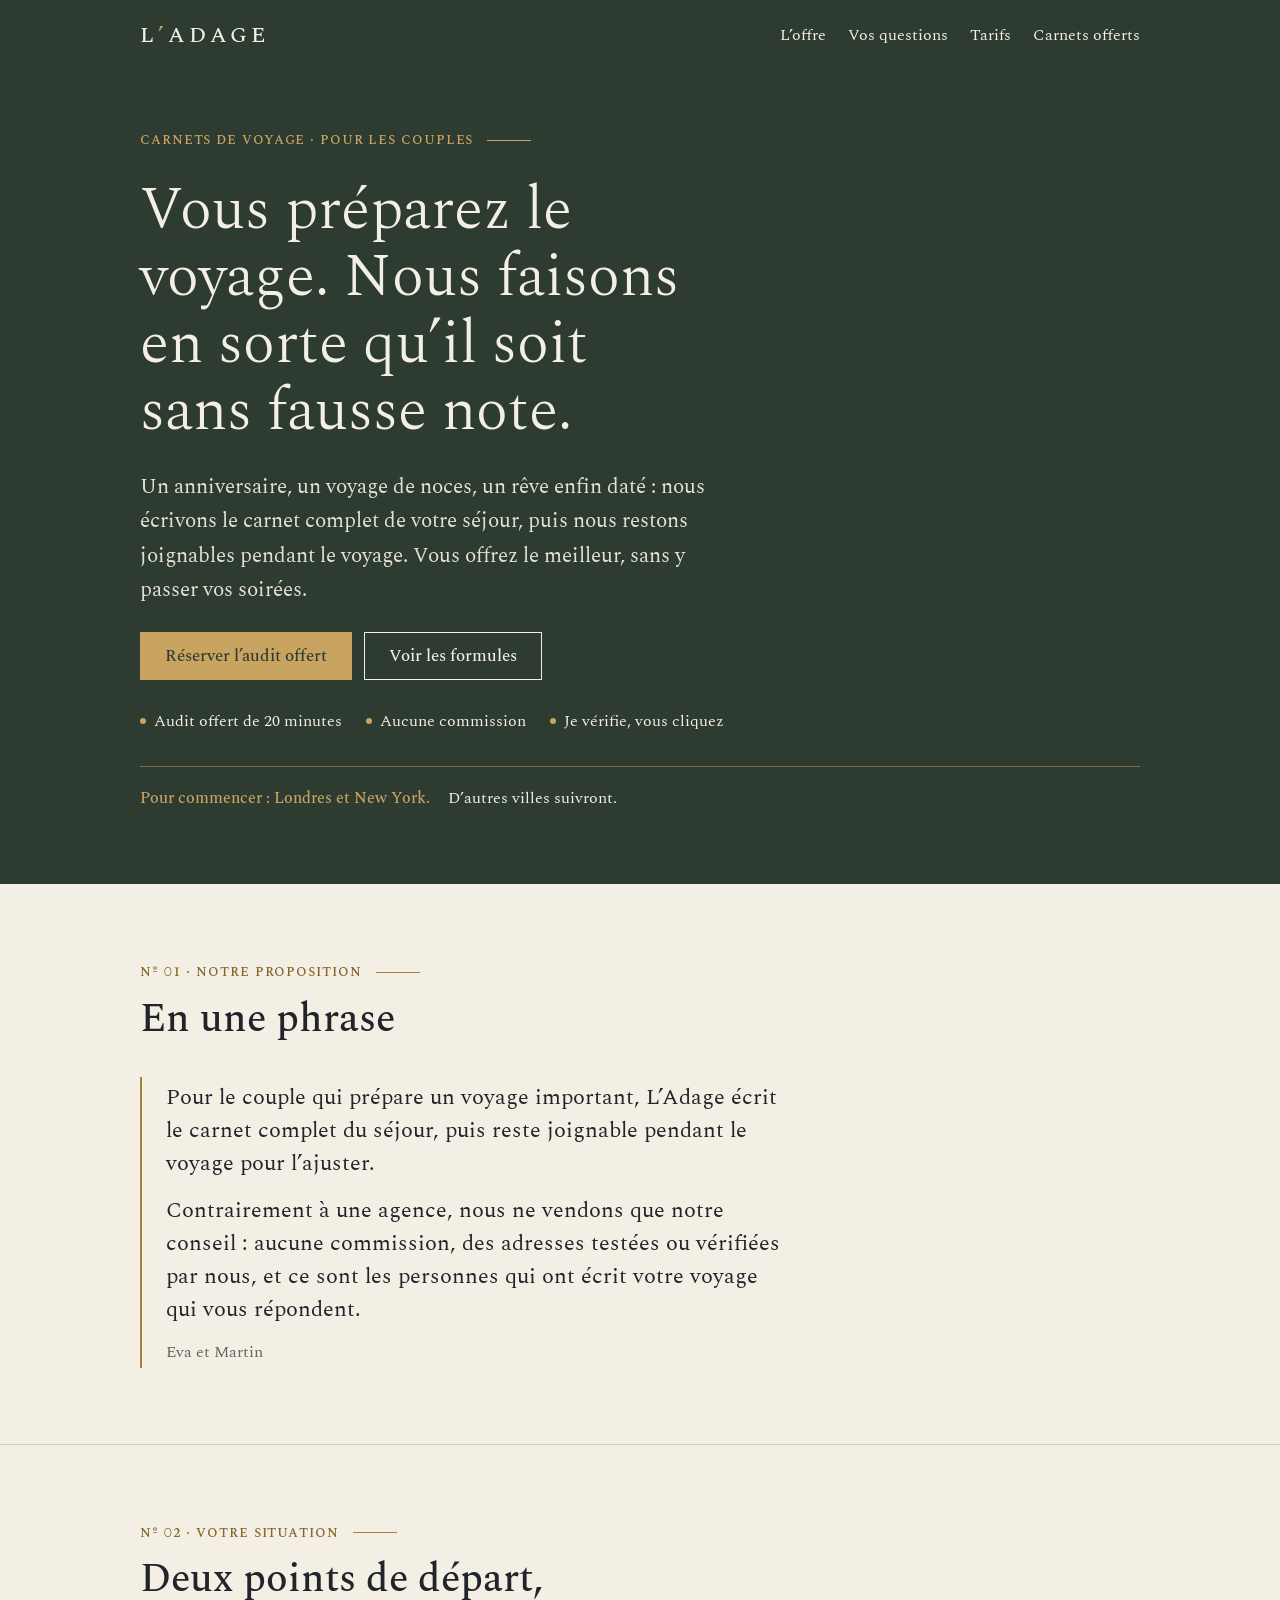
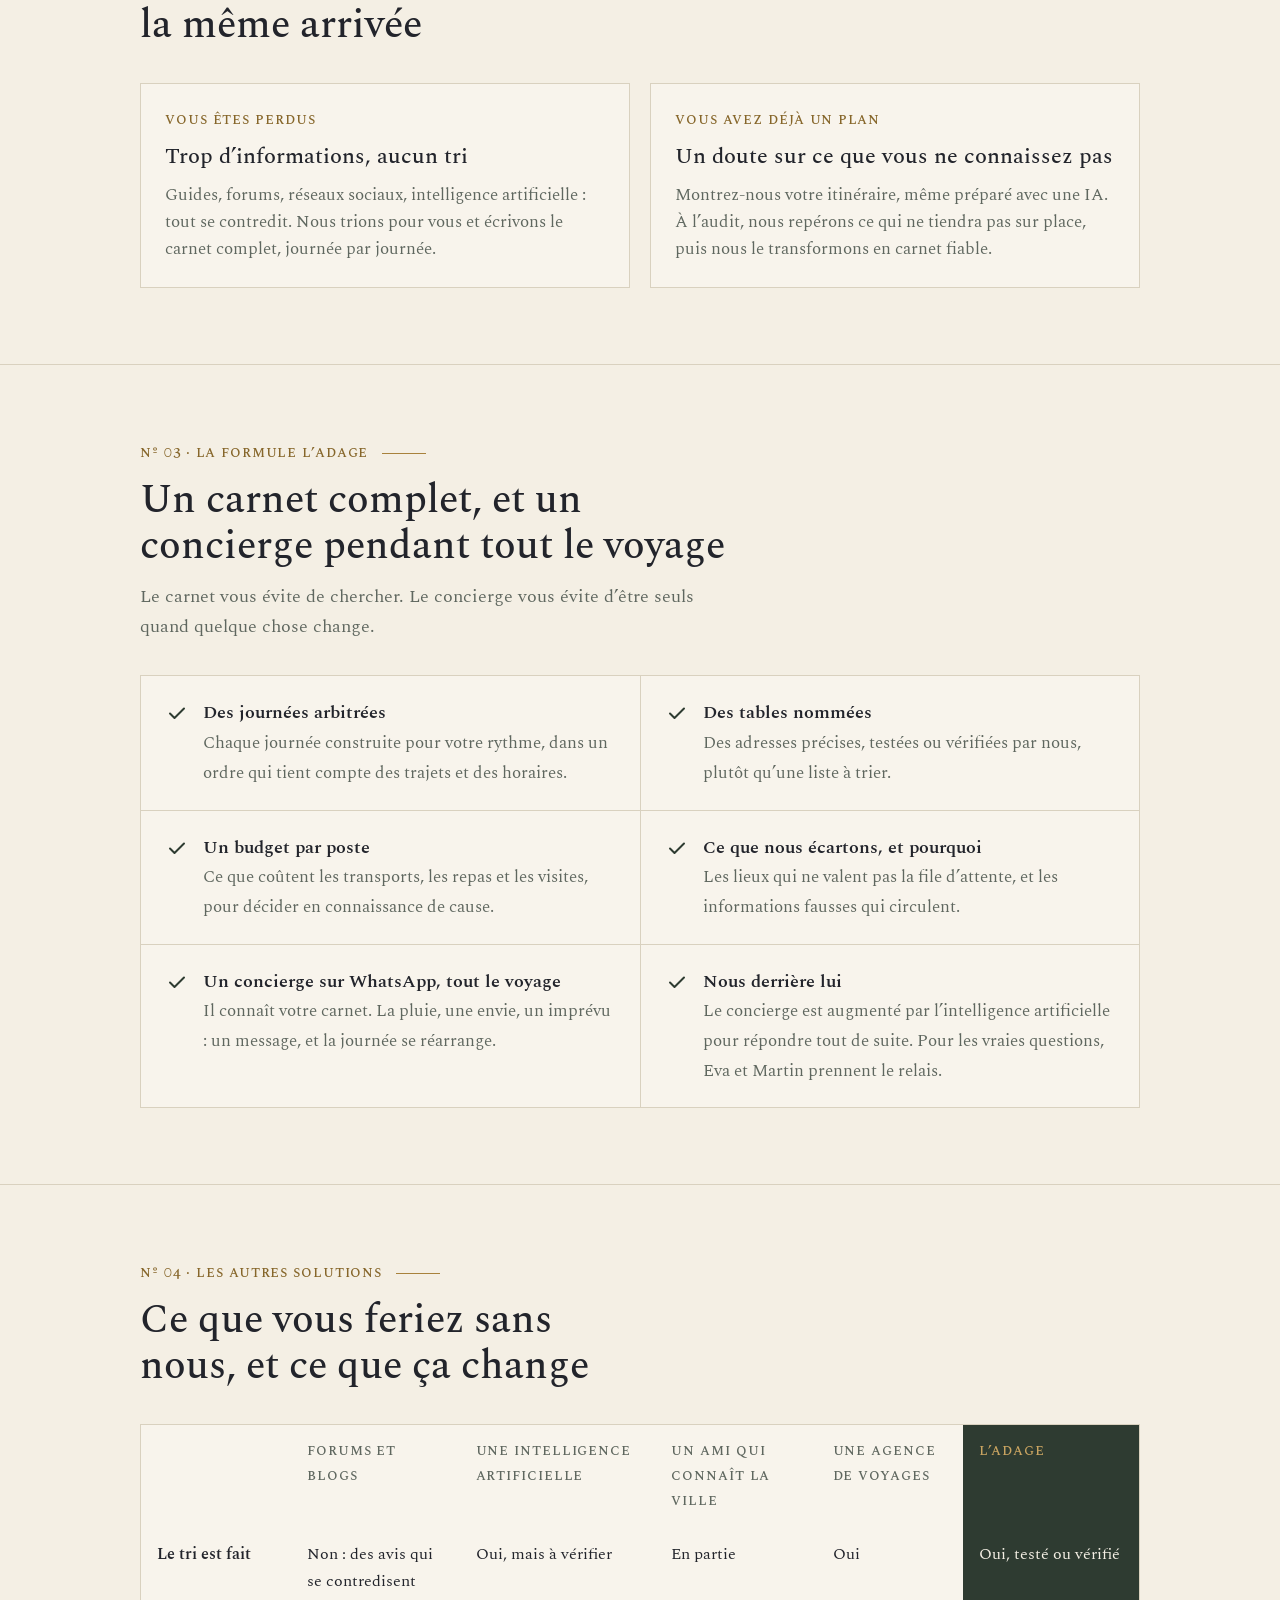
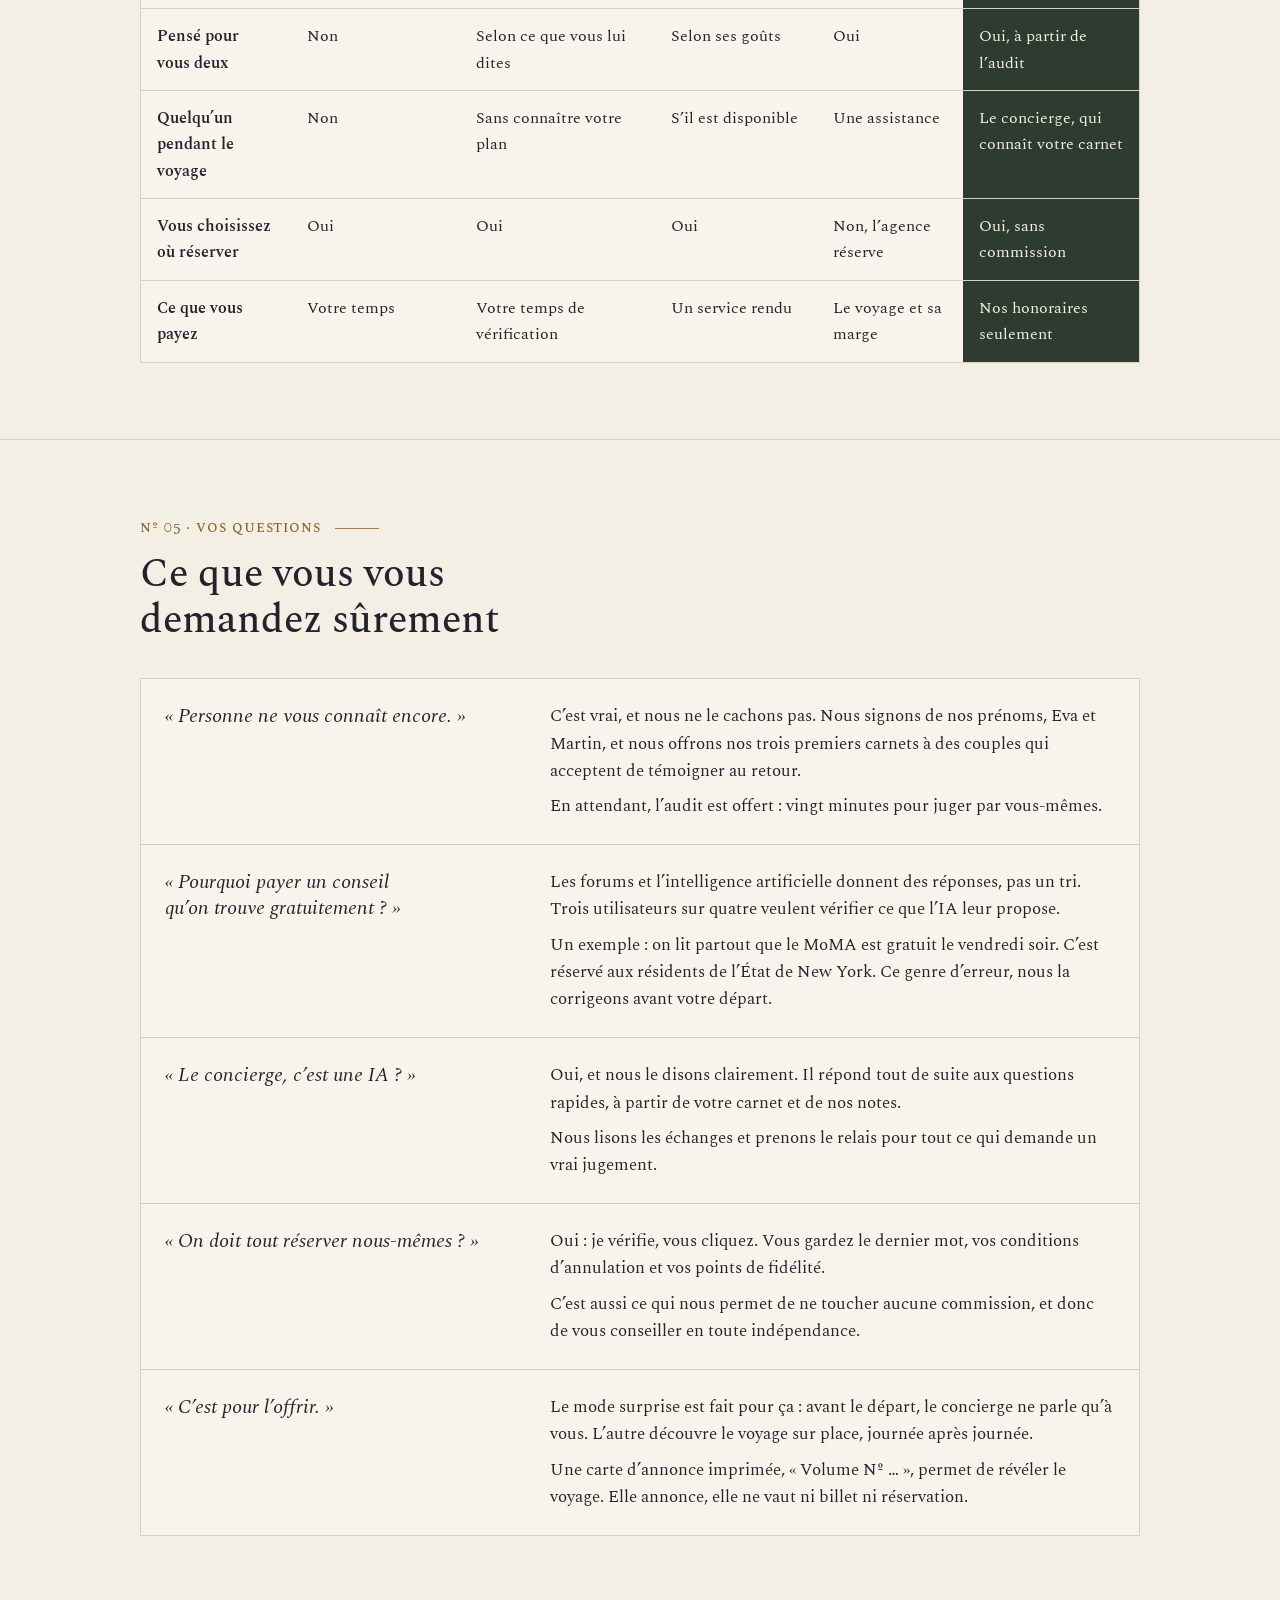
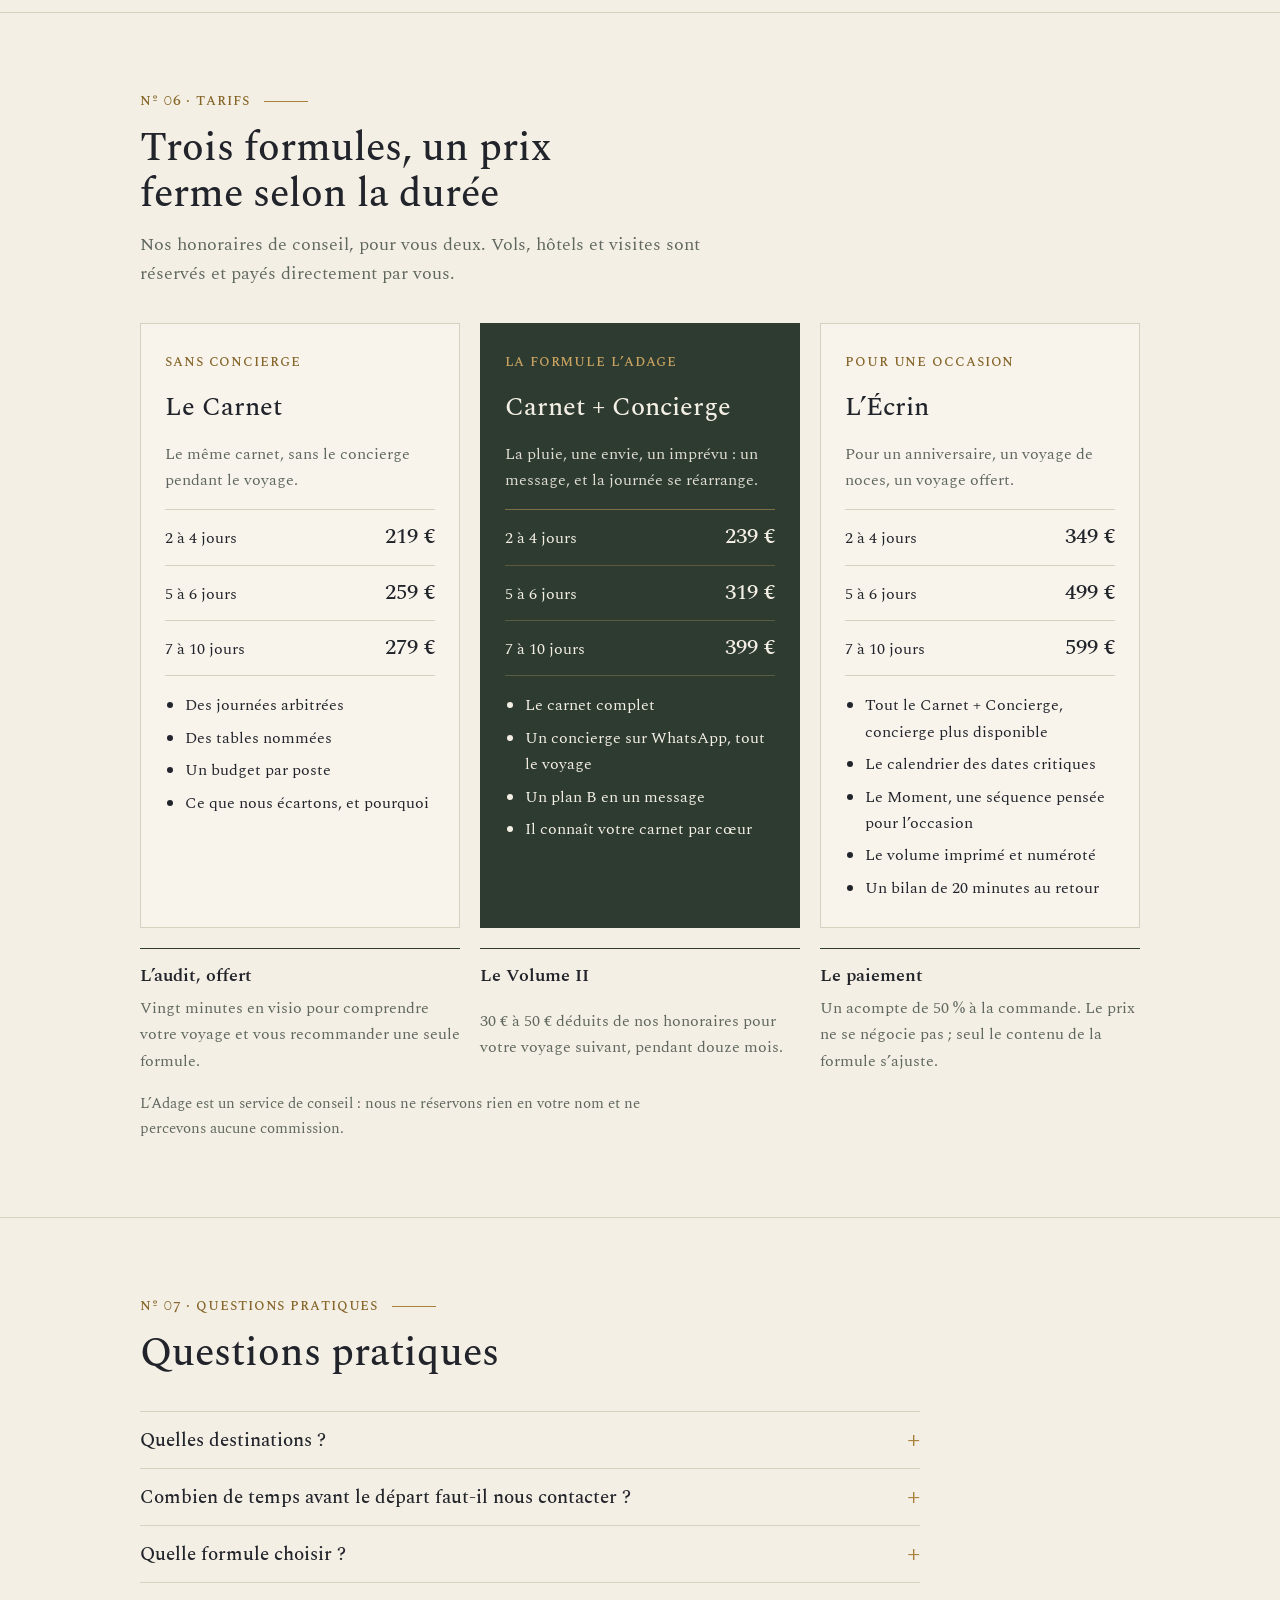
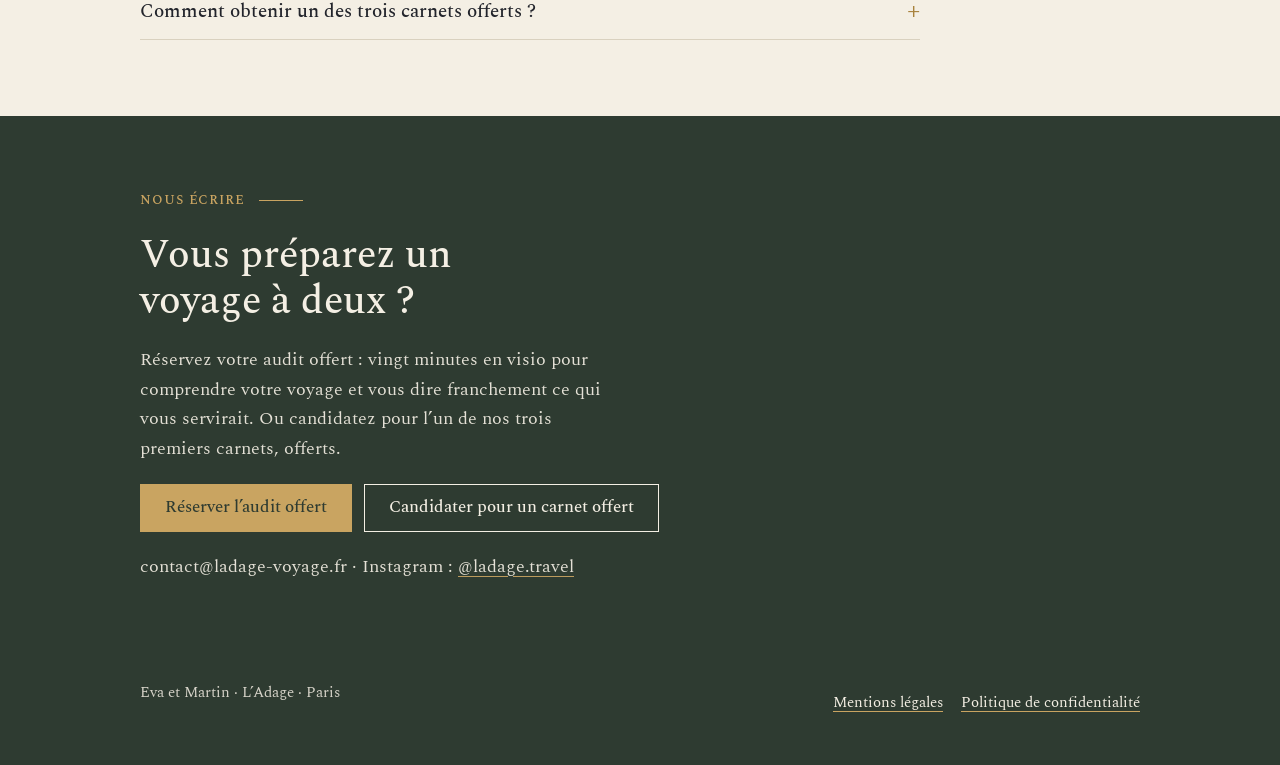
<file: index.html>
<!doctype html>
<html lang="fr">
<head>
<meta charset="utf-8">
<meta name="viewport" content="width=device-width, initial-scale=1, viewport-fit=cover">
<title>L’Adage · Carnets de voyage pour les couples</title>
<meta name="description" content="Vous préparez le voyage, nous faisons en sorte qu’il soit sans fausse note : un carnet complet et un concierge pendant le séjour. Aucune commission, audit offert. Pour commencer, Londres et New York.">
<link rel="canonical" href="https://ladage-voyage.fr/">
<meta property="og:type" content="website">
<meta property="og:locale" content="fr_FR">
<meta property="og:title" content="L’Adage · Vous préparez le voyage. Nous faisons en sorte qu’il soit sans fausse note.">
<meta property="og:description" content="Un carnet complet et un concierge pendant le séjour, pour les couples. Aucune commission, audit offert.">
<meta property="og:url" content="https://ladage-voyage.fr/">
<link rel="icon" href="data:image/svg+xml,%3Csvg xmlns='http://www.w3.org/2000/svg' viewBox='0 0 64 64'%3E%3Crect width='64' height='64' fill='%232E3B31'/%3E%3Ctext x='31' y='66' text-anchor='middle' font-family='Georgia,serif' font-weight='700' font-size='84' fill='%23C9A461'%3E%E2%80%99%3C/text%3E%3C/svg%3E">
<link rel="preload" href="fonts/spectral-400.woff2" as="font" type="font/woff2" crossorigin>
<link rel="stylesheet" href="style.css">
<script type="application/ld+json">
{"@context":"https://schema.org","@type":"ProfessionalService","name":"L’Adage","url":"https://ladage-voyage.fr/","email":"contact@ladage-voyage.fr","description":"Carnets de voyage et concierge pendant le séjour, pour les couples.","address":{"@type":"PostalAddress","streetAddress":"87B Rue Blomet","postalCode":"75015","addressLocality":"Paris","addressCountry":"FR"},"areaServed":["Londres","New York"],"sameAs":["https://www.instagram.com/ladage.travel/"]}
</script>
</head>
<body>
<a class="aller" href="#contenu">Aller au contenu</a>
<svg width="0" height="0" style="position:absolute" aria-hidden="true">
  <symbol id="coche" viewBox="0 0 24 24"><path fill="none" stroke="currentColor" stroke-width="2" stroke-linecap="round" stroke-linejoin="round" d="M5 12.5l4.5 4.5L19 7.5"/></symbol>
</svg>
<header class="vert entete">
  <div class="in">
    <a class="logo" href="index.html" aria-label="L’Adage, accueil">L<span class="ap">’</span>ADAGE</a>
    <nav class="nav" aria-label="Navigation principale">
      <a href="#offre">L’offre</a>
      <a href="#questions">Vos questions</a>
      <a href="#tarifs">Tarifs</a>
      <a href="premiers-volumes.html">Carnets offerts</a>
    </nav>
  </div>
</header>
<main id="contenu">
  <section class="vert ouverture" aria-labelledby="titre">
    <div class="in">
      <span class="no">carnets de voyage · pour les couples</span>
      <h1 id="titre">Vous préparez le voyage. Nous faisons en sorte qu’il soit sans fausse note.</h1>
      <p class="chapo">Un anniversaire, un voyage de noces, un rêve enfin daté : nous écrivons le carnet complet de votre séjour, puis nous restons joignables pendant le voyage. Vous offrez le meilleur, sans y passer vos soirées.</p>
      <div class="btns">
        <a class="btn btn-p" href="#ecrire">Réserver l’audit offert</a>
        <a class="btn btn-s" href="#tarifs">Voir les formules</a>
      </div>
      <ul class="atouts" aria-label="En bref">
        <li>Audit offert de 20 minutes</li>
        <li>Aucune commission</li>
        <li>Je vérifie, vous cliquez</li>
      </ul>
      <p class="bandeau"><b>Pour commencer : Londres et New York.</b> <span>D’autres villes suivront.</span></p>
    </div>
  </section>
  <section class="section" aria-labelledby="t-valeur">
    <div class="in">
      <div class="tete"><span class="no">nº 01 · notre proposition</span><h2 id="t-valeur">En une phrase</h2></div>
      <div class="valeur">
        <p>Pour le couple qui prépare un voyage important, L’Adage écrit le carnet complet du séjour, puis reste joignable pendant le voyage pour l’ajuster.</p>
        <p>Contrairement à une agence, nous ne vendons que notre conseil : aucune commission, des adresses testées ou vérifiées par nous, et ce sont les personnes qui ont écrit votre voyage qui vous répondent.</p>
        <p class="aide">Eva et Martin</p>
      </div>
    </div>
  </section>
  <section class="section" aria-labelledby="t-job">
    <div class="in">
      <div class="tete">
        <span class="no">nº 02 · votre situation</span>
        <h2 id="t-job">Deux points de départ, la même arrivée</h2>
      </div>
      <div class="cartes deux">
        <div class="carte"><span class="eti">vous êtes perdus</span><h3>Trop d’informations, aucun tri</h3><p>Guides, forums, réseaux sociaux, intelligence artificielle : tout se contredit. Nous trions pour vous et écrivons le carnet complet, journée par journée.</p></div>
        <div class="carte"><span class="eti">vous avez déjà un plan</span><h3>Un doute sur ce que vous ne connaissez pas</h3><p>Montrez-nous votre itinéraire, même préparé avec une IA. À l’audit, nous repérons ce qui ne tiendra pas sur place, puis nous le transformons en carnet fiable.</p></div>
      </div>
    </div>
  </section>
  <section class="section" id="offre" aria-labelledby="t-offre">
    <div class="in">
      <div class="tete">
        <span class="no">nº 03 · la formule l’adage</span>
        <h2 id="t-offre">Un carnet complet, et un concierge pendant tout le voyage</h2>
        <p>Le carnet vous évite de chercher. Le concierge vous évite d’être seuls quand quelque chose change.</p>
      </div>
      <ul class="inclus">
        <li><svg aria-hidden="true"><use href="#coche"/></svg><div><b>Des journées arbitrées</b><span>Chaque journée construite pour votre rythme, dans un ordre qui tient compte des trajets et des horaires.</span></div></li>
        <li><svg aria-hidden="true"><use href="#coche"/></svg><div><b>Des tables nommées</b><span>Des adresses précises, testées ou vérifiées par nous, plutôt qu’une liste à trier.</span></div></li>
        <li><svg aria-hidden="true"><use href="#coche"/></svg><div><b>Un budget par poste</b><span>Ce que coûtent les transports, les repas et les visites, pour décider en connaissance de cause.</span></div></li>
        <li><svg aria-hidden="true"><use href="#coche"/></svg><div><b>Ce que nous écartons, et pourquoi</b><span>Les lieux qui ne valent pas la file d’attente, et les informations fausses qui circulent.</span></div></li>
        <li><svg aria-hidden="true"><use href="#coche"/></svg><div><b>Un concierge sur WhatsApp, tout le voyage</b><span>Il connaît votre carnet. La pluie, une envie, un imprévu : un message, et la journée se réarrange.</span></div></li>
        <li><svg aria-hidden="true"><use href="#coche"/></svg><div><b>Nous derrière lui</b><span>Le concierge est augmenté par l’intelligence artificielle pour répondre tout de suite. Pour les vraies questions, Eva et Martin prennent le relais.</span></div></li>
      </ul>
    </div>
  </section>
  <section class="section" aria-labelledby="t-compare">
    <div class="in">
      <div class="tete">
        <span class="no">nº 04 · les autres solutions</span>
        <h2 id="t-compare">Ce que vous feriez sans nous, et ce que ça change</h2>
      </div>
      <div class="tableau">
        <table>
          <thead><tr><th scope="col"></th><th scope="col">Forums et blogs</th><th scope="col">Une intelligence artificielle</th><th scope="col">Un ami qui connaît la ville</th><th scope="col">Une agence de voyages</th><th scope="col" class="nous">L’Adage</th></tr></thead>
          <tbody>
            <tr><th scope="row">Le tri est fait</th><td>Non : des avis qui se contredisent</td><td>Oui, mais à vérifier</td><td>En partie</td><td>Oui</td><td class="nous">Oui, testé ou vérifié</td></tr>
            <tr><th scope="row">Pensé pour vous deux</th><td>Non</td><td>Selon ce que vous lui dites</td><td>Selon ses goûts</td><td>Oui</td><td class="nous">Oui, à partir de l’audit</td></tr>
            <tr><th scope="row">Quelqu’un pendant le voyage</th><td>Non</td><td>Sans connaître votre plan</td><td>S’il est disponible</td><td>Une assistance</td><td class="nous">Le concierge, qui connaît votre carnet</td></tr>
            <tr><th scope="row">Vous choisissez où réserver</th><td>Oui</td><td>Oui</td><td>Oui</td><td>Non, l’agence réserve</td><td class="nous">Oui, sans commission</td></tr>
            <tr><th scope="row">Ce que vous payez</th><td>Votre temps</td><td>Votre temps de vérification</td><td>Un service rendu</td><td>Le voyage et sa marge</td><td class="nous">Nos honoraires seulement</td></tr>
          </tbody>
        </table>
      </div>
    </div>
  </section>
  <section class="section" id="questions" aria-labelledby="t-objections">
    <div class="in">
      <div class="tete">
        <span class="no">nº 05 · vos questions</span>
        <h2 id="t-objections">Ce que vous vous demandez sûrement</h2>
      </div>
      <div class="objections">
        <div><h3>« Personne ne vous connaît encore. »</h3><div><p>C’est vrai, et nous ne le cachons pas. Nous signons de nos prénoms, Eva et Martin, et nous offrons nos trois premiers carnets à des couples qui acceptent de témoigner au retour.</p><p>En attendant, l’audit est offert : vingt minutes pour juger par vous-mêmes.</p></div></div>
        <div><h3>« Pourquoi payer un conseil qu’on trouve gratuitement ? »</h3><div><p>Les forums et l’intelligence artificielle donnent des réponses, pas un tri. Trois utilisateurs sur quatre veulent vérifier ce que l’IA leur propose.</p><p>Un exemple : on lit partout que le MoMA est gratuit le vendredi soir. C’est réservé aux résidents de l’État de New York. Ce genre d’erreur, nous la corrigeons avant votre départ.</p></div></div>
        <div><h3>« Le concierge, c’est une IA ? »</h3><div><p>Oui, et nous le disons clairement. Il répond tout de suite aux questions rapides, à partir de votre carnet et de nos notes.</p><p>Nous lisons les échanges et prenons le relais pour tout ce qui demande un vrai jugement.</p></div></div>
        <div><h3>« On doit tout réserver nous-mêmes ? »</h3><div><p>Oui : je vérifie, vous cliquez. Vous gardez le dernier mot, vos conditions d’annulation et vos points de fidélité.</p><p>C’est aussi ce qui nous permet de ne toucher aucune commission, et donc de vous conseiller en toute indépendance.</p></div></div>
        <div><h3>« C’est pour l’offrir. »</h3><div><p>Le mode surprise est fait pour ça : avant le départ, le concierge ne parle qu’à vous. L’autre découvre le voyage sur place, journée après journée.</p><p>Une carte d’annonce imprimée, « Volume Nº … », permet de révéler le voyage. Elle annonce, elle ne vaut ni billet ni réservation.</p></div></div>
      </div>
    </div>
  </section>
  <section class="section" id="tarifs" aria-labelledby="t-tarifs">
    <div class="in">
      <div class="tete">
        <span class="no">nº 06 · tarifs</span>
        <h2 id="t-tarifs">Trois formules, un prix ferme selon la durée</h2>
        <p>Nos honoraires de conseil, pour vous deux. Vols, hôtels et visites sont réservés et payés directement par vous.</p>
      </div>
      <div class="formules">
        <article class="formule">
          <span class="eti">sans concierge</span>
          <h3>Le Carnet</h3>
          <p class="resume">Le même carnet, sans le concierge pendant le voyage.</p>
          <dl><div><dt>2 à 4 jours</dt><dd>219 €</dd></div><div><dt>5 à 6 jours</dt><dd>259 €</dd></div><div><dt>7 à 10 jours</dt><dd>279 €</dd></div></dl>
          <ul><li>Des journées arbitrées</li><li>Des tables nommées</li><li>Un budget par poste</li><li>Ce que nous écartons, et pourquoi</li></ul>
        </article>
        <article class="formule phare">
          <span class="eti">la formule l’adage</span>
          <h3>Carnet + Concierge</h3>
          <p class="resume">La pluie, une envie, un imprévu : un message, et la journée se réarrange.</p>
          <dl><div><dt>2 à 4 jours</dt><dd>239 €</dd></div><div><dt>5 à 6 jours</dt><dd>319 €</dd></div><div><dt>7 à 10 jours</dt><dd>399 €</dd></div></dl>
          <ul><li>Le carnet complet</li><li>Un concierge sur WhatsApp, tout le voyage</li><li>Un plan B en un message</li><li>Il connaît votre carnet par cœur</li></ul>
        </article>
        <article class="formule">
          <span class="eti">pour une occasion</span>
          <h3>L’Écrin</h3>
          <p class="resume">Pour un anniversaire, un voyage de noces, un voyage offert.</p>
          <dl><div><dt>2 à 4 jours</dt><dd>349 €</dd></div><div><dt>5 à 6 jours</dt><dd>499 €</dd></div><div><dt>7 à 10 jours</dt><dd>599 €</dd></div></dl>
          <ul><li>Tout le Carnet + Concierge, concierge plus disponible</li><li>Le calendrier des dates critiques</li><li>Le Moment, une séquence pensée pour l’occasion</li><li>Le volume imprimé et numéroté</li><li>Un bilan de 20 minutes au retour</li></ul>
        </article>
      </div>
      <div class="autour">
        <div><b>L’audit, offert</b><p>Vingt minutes en visio pour comprendre votre voyage et vous recommander une seule formule.</p></div>
        <div><b>Le Volume II</b><p>30 € à 50 € déduits de nos honoraires pour votre voyage suivant, pendant douze mois.</p></div>
        <div><b>Le paiement</b><p>Un acompte de 50 % à la commande. Le prix ne se négocie pas ; seul le contenu de la formule s’ajuste.</p></div>
      </div>
      <p class="mention">L’Adage est un service de conseil : nous ne réservons rien en votre nom et ne percevons aucune commission.</p>
    </div>
  </section>
  <section class="section" aria-labelledby="t-faq">
    <div class="in">
      <div class="tete"><span class="no">nº 07 · questions pratiques</span><h2 id="t-faq">Questions pratiques</h2></div>
      <div class="faq">
        <details><summary>Quelles destinations ?</summary><p>Pour commencer, Londres et New York, que nous connaissons de l’intérieur. D’autres villes suivront, une à une, quand nous les aurons testées.</p></details>
        <details><summary>Combien de temps avant le départ faut-il nous contacter ?</summary><p>L’audit est réservé aux voyages dont les dates sont fixées dans les six mois. Comptez environ une semaine pour l’écriture du carnet.</p></details>
        <details><summary>Quelle formule choisir ?</summary><p>Celle que nous vous recommandons à l’audit. Nous n’en proposons qu’une, et il nous arrive de dire qu’une formule plus chère ne vous servirait à rien.</p></details>
        <details><summary>Comment obtenir un des trois carnets offerts ?</summary><p>En candidatant avant le 13 décembre. En échange, nous demandons un bilan de 20 minutes au retour et un témoignage. <a href="premiers-volumes.html">Candidater</a>.</p></details>
      </div>
    </div>
  </section>
</main>

<section class="vert appel" id="ecrire" aria-labelledby="t-ecrire">
  <div class="in">
    <span class="no">nous écrire</span>
    <h2 id="t-ecrire">Vous préparez un voyage à deux ?</h2>
    <p>Réservez votre audit offert : vingt minutes en visio pour comprendre votre voyage et vous dire franchement ce qui vous servirait. Ou candidatez pour l’un de nos trois premiers carnets, offerts.</p>
    <div class="btns">
      <a class="btn btn-p" href="mailto:contact@ladage-voyage.fr?subject=Audit%20offert">Réserver l’audit offert</a>
      <a class="btn btn-s" href="premiers-volumes.html">Candidater pour un carnet offert</a>
    </div>
    <p>contact@ladage-voyage.fr · Instagram : <a href="https://www.instagram.com/ladage.travel/">@ladage.travel</a></p>
  </div>
</section>

<footer class="vert pied">
  <div class="in">
    <span>Eva et Martin · L’Adage · Paris</span>
    <nav aria-label="Informations légales"><a href="mentions-legales.html">Mentions légales</a><a href="confidentialite.html">Politique de confidentialité</a></nav>
  </div>
</footer>
</body>
</html>
</file>
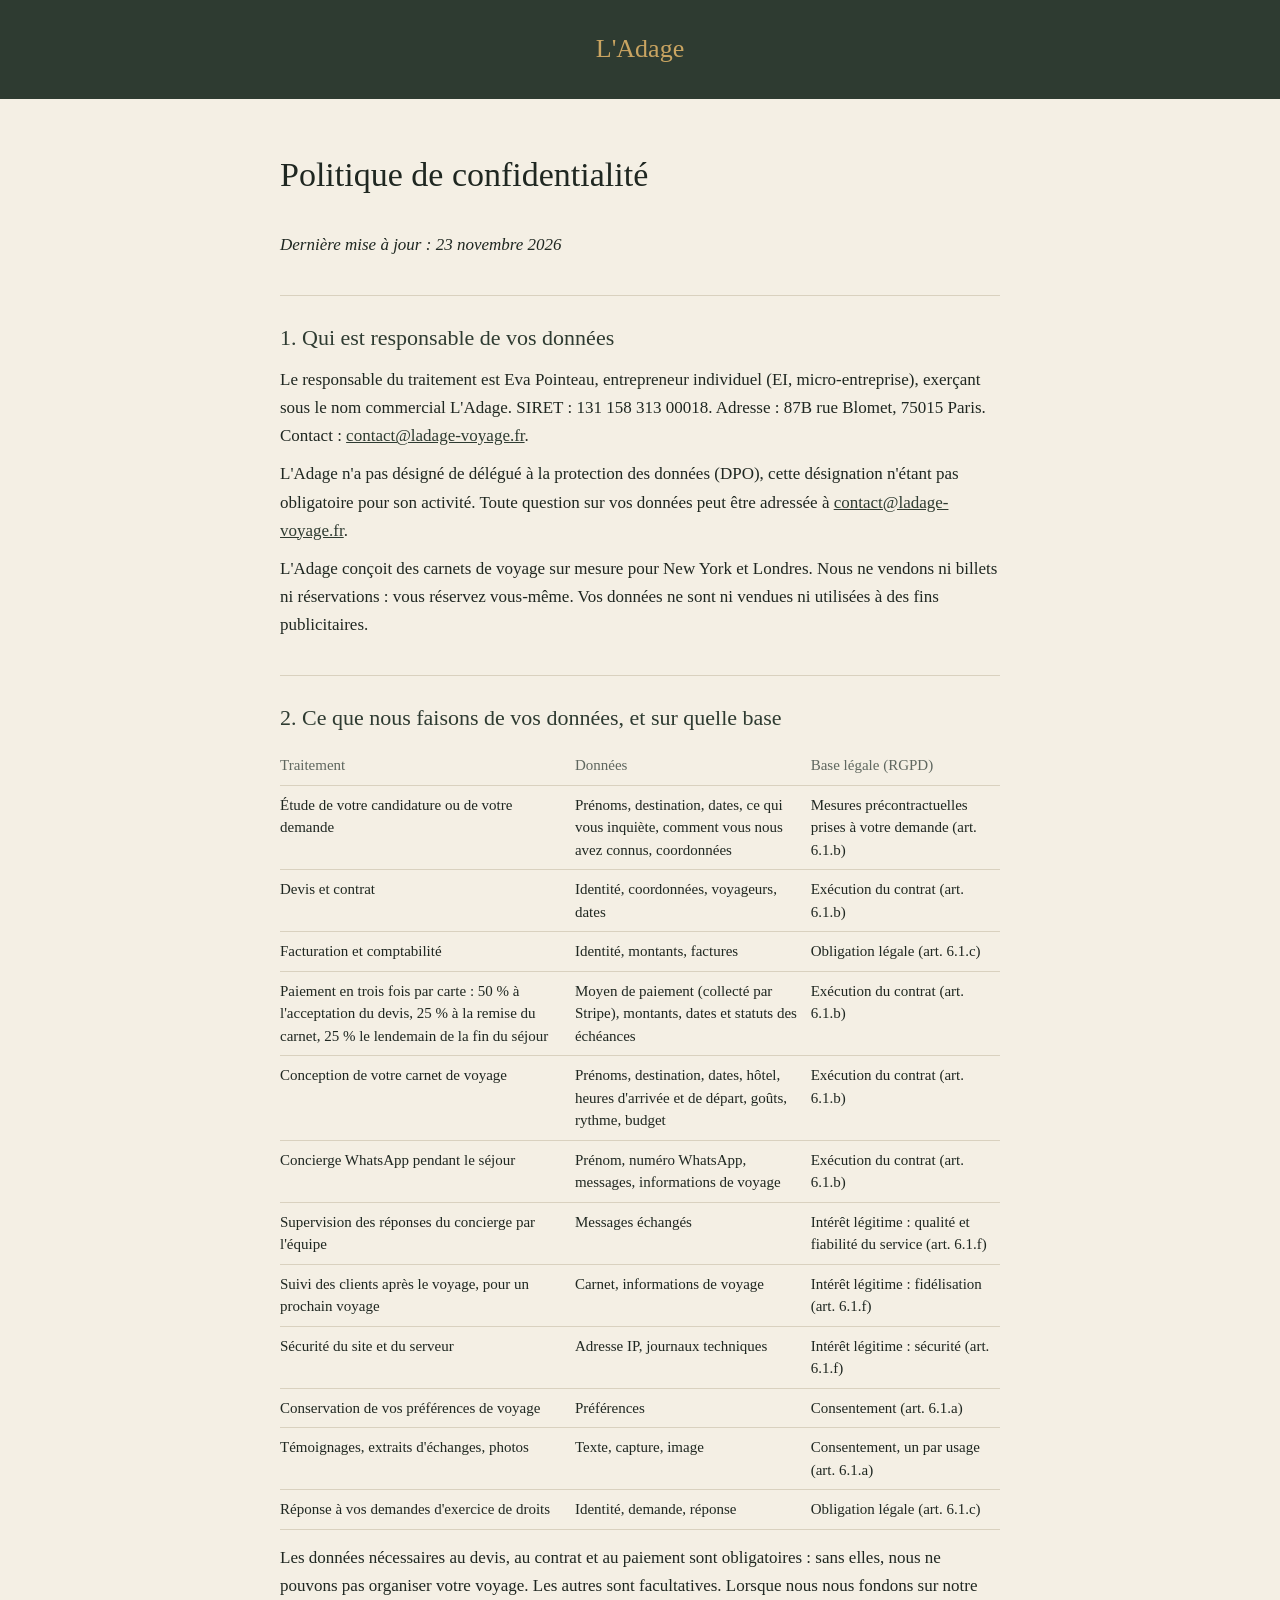
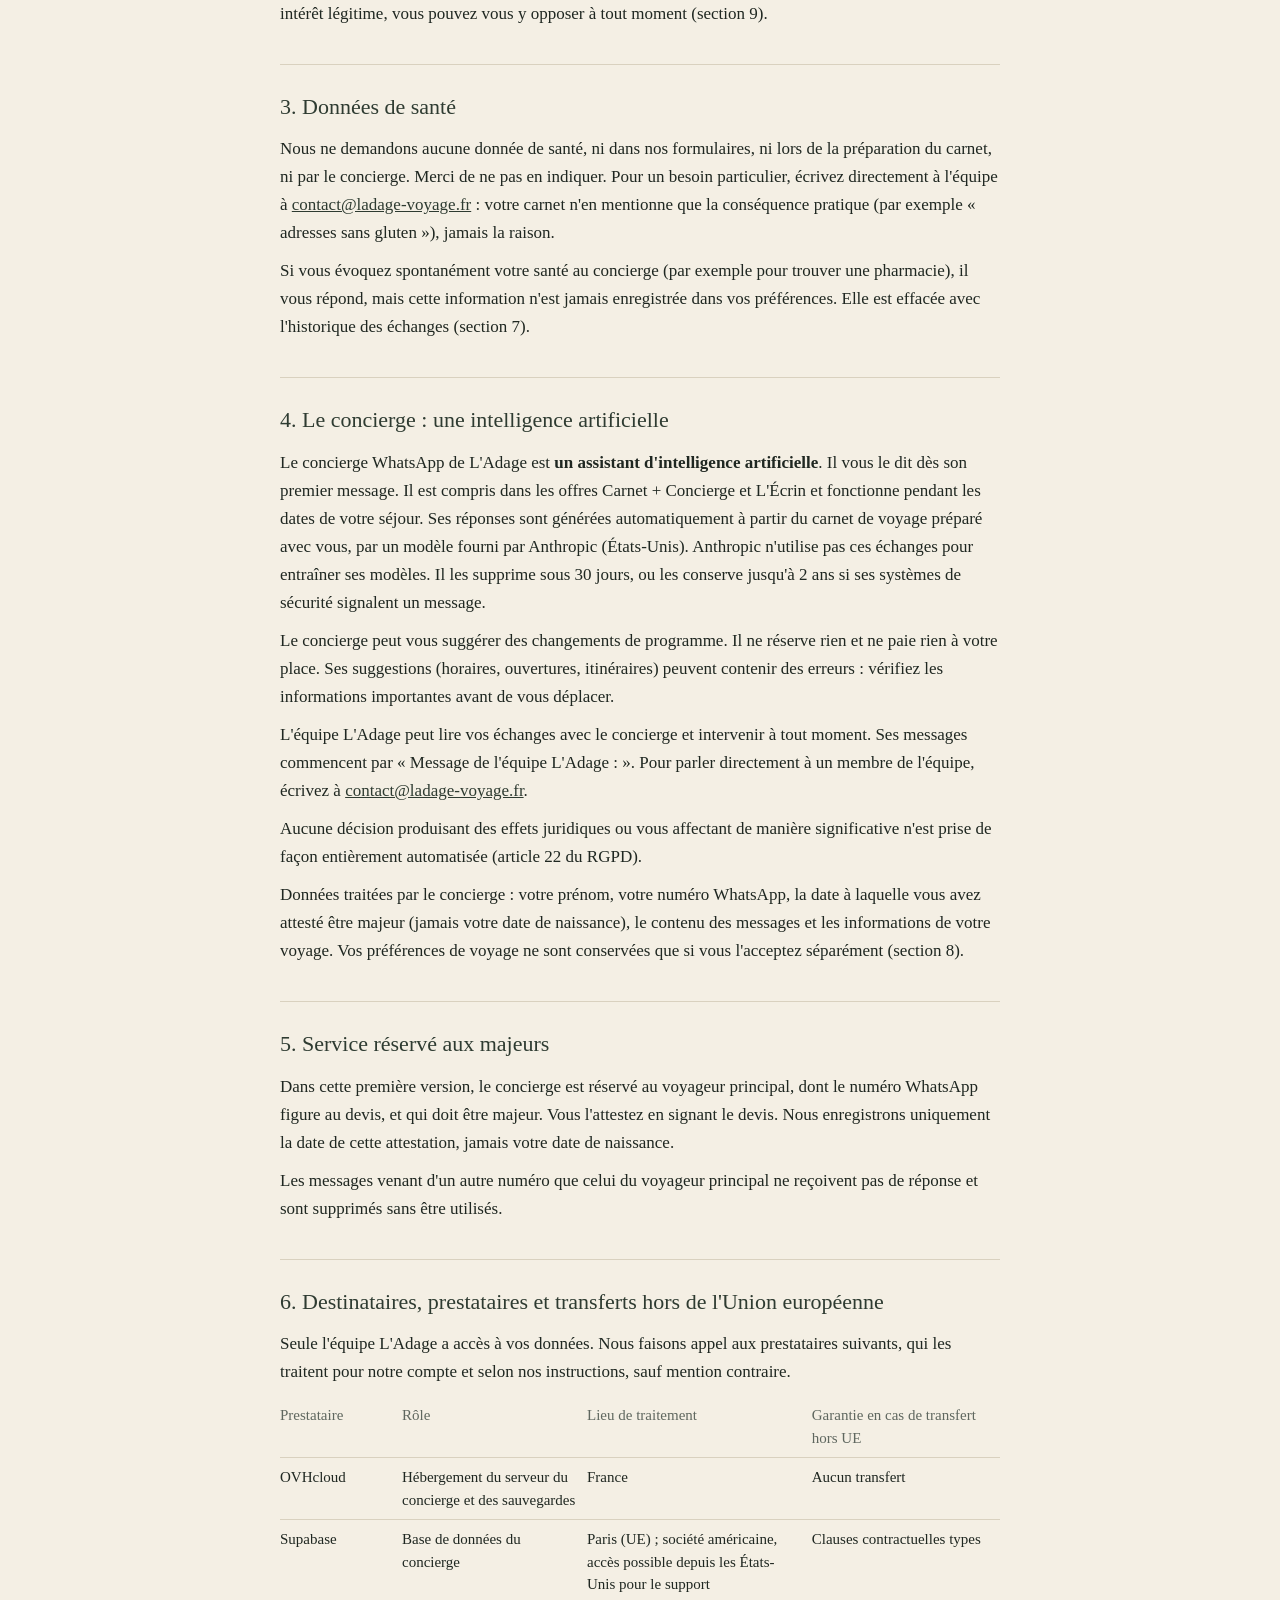
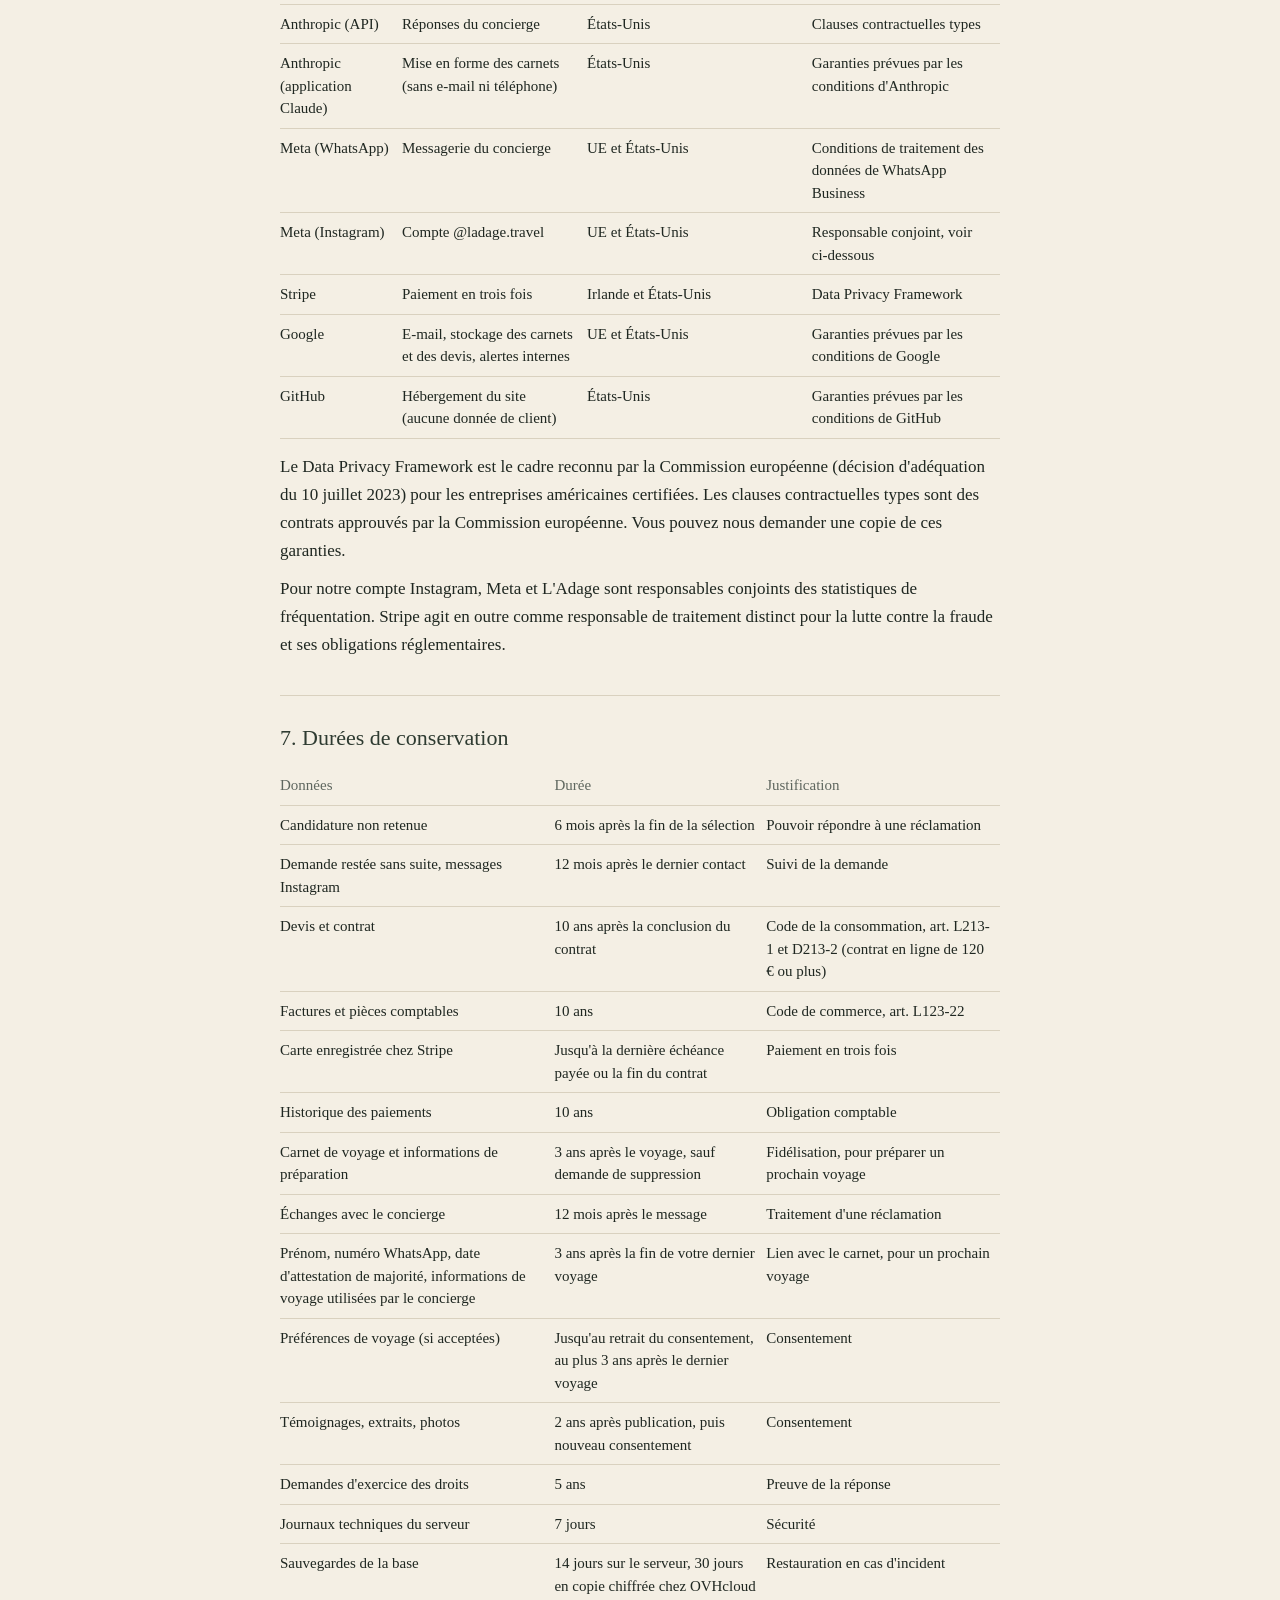
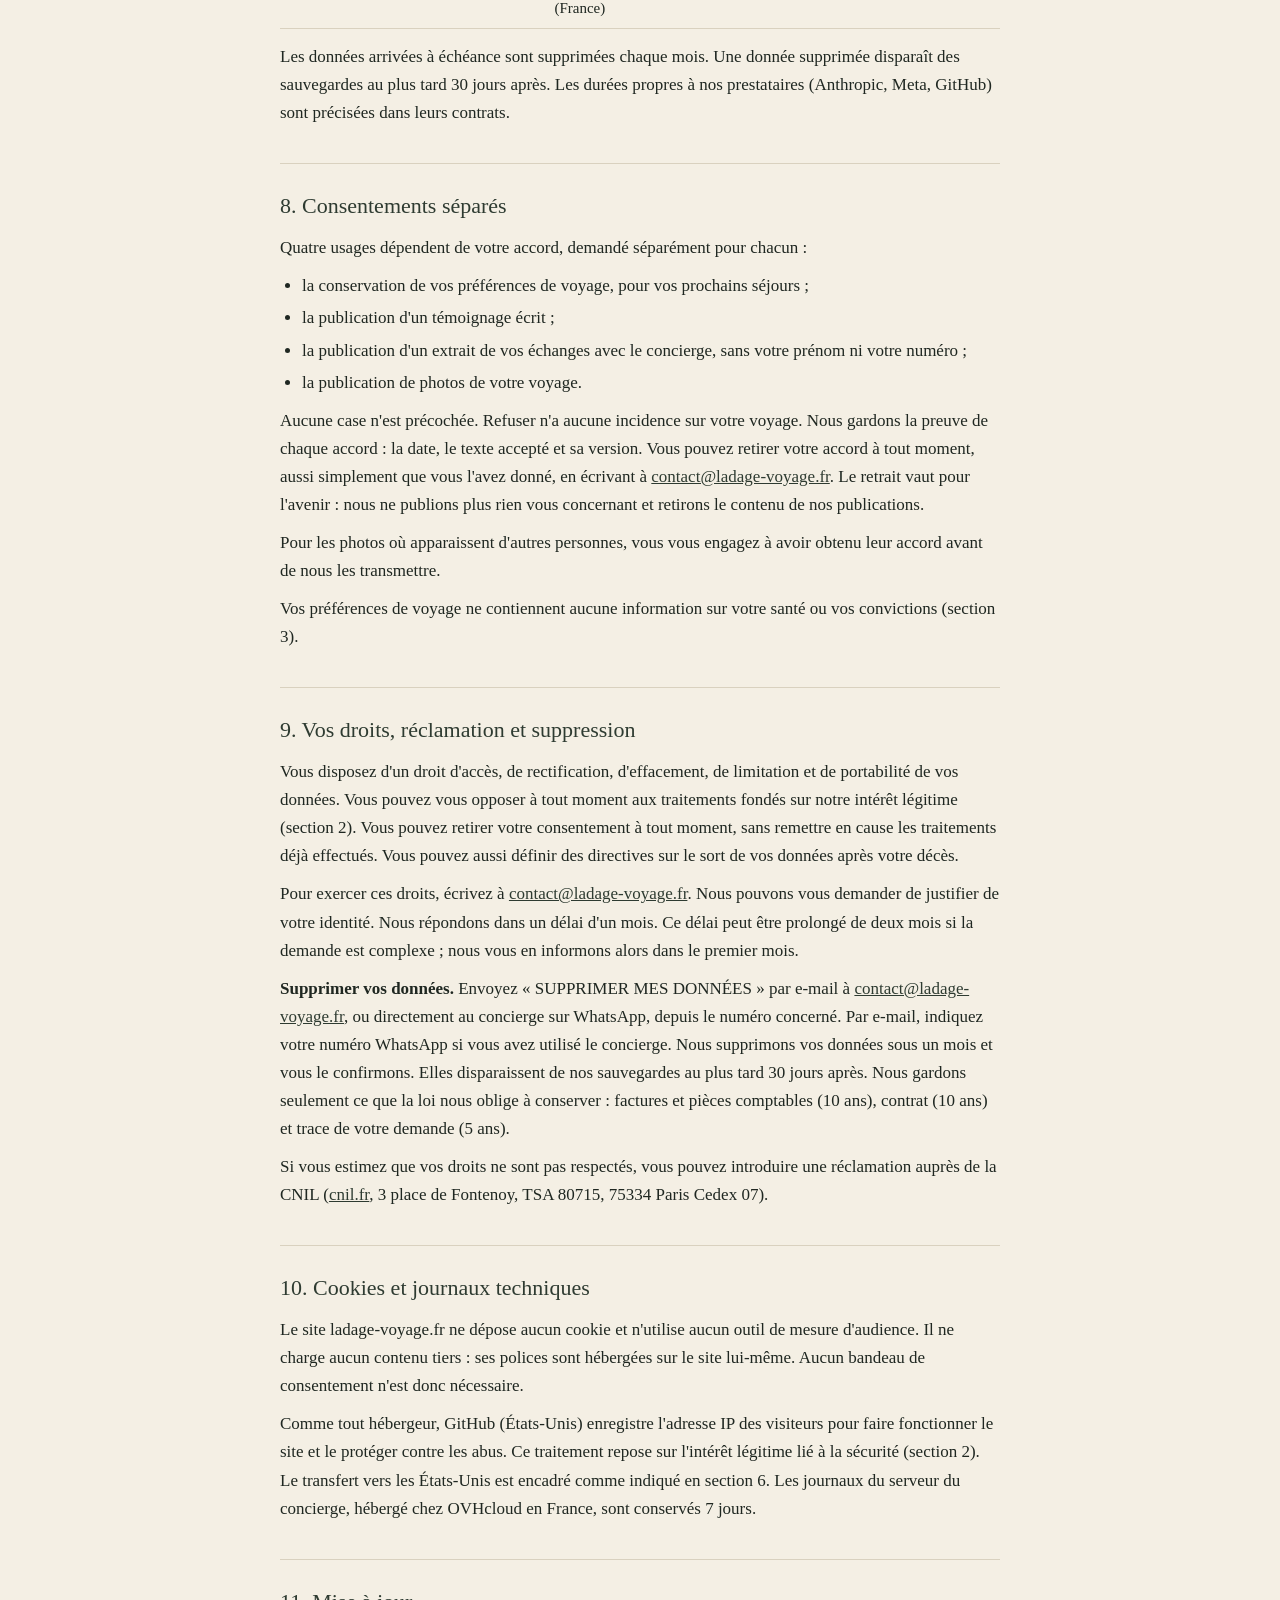
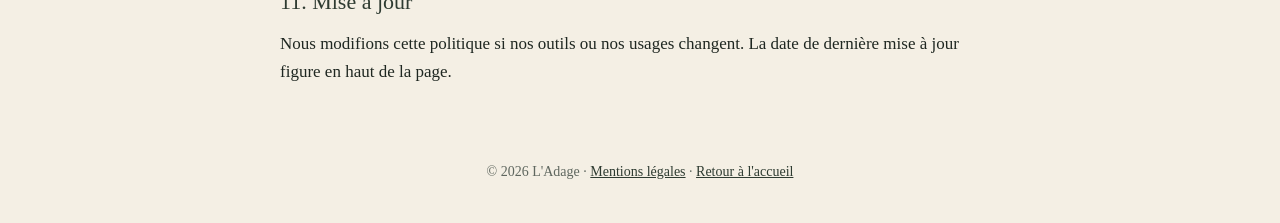
<file: confidentialite.html>
<!doctype html>
<html lang="fr">
<head>
<meta charset="utf-8">
<meta name="viewport" content="width=device-width, initial-scale=1">
<title>Politique de confidentialité — L'Adage</title>
<meta name="robots" content="noindex">
<link rel="icon" href="data:image/svg+xml,%3Csvg xmlns='http://www.w3.org/2000/svg' viewBox='0 0 64 64'%3E%3Crect width='64' height='64' fill='%232E3B31'/%3E%3Ctext x='32' y='44' font-family='Georgia,serif' font-size='36' text-anchor='middle' fill='%23C9A461'%3EA%3C/text%3E%3C/svg%3E">
<style>
:root{--vert:#2E3B31;--ivoire:#F4EFE4;--laiton:#A8823C;--laiton-clair:#C9A461;--encre:#1f2721;--doux:#5f675f;--filet:#d9d1bf;
--serif:"Iowan Old Style","Palatino Linotype",Palatino,"Book Antiqua",Georgia,serif}
*{box-sizing:border-box}
body{margin:0;background:var(--ivoire);color:var(--encre);font:17px/1.65 var(--serif)}
header{background:var(--vert);color:var(--ivoire);padding:28px 20px;text-align:center}
header a{color:var(--laiton-clair);text-decoration:none;font-size:26px}
.wrap{max-width:760px;margin:0 auto;padding:48px 20px 64px}
h1{font-weight:400;font-size:34px;margin:0 0 28px}
h2{font-weight:400;font-size:22px;margin:36px 0 10px;color:var(--vert);border-top:1px solid var(--filet);padding-top:24px}
p{margin:0 0 10px}
a{color:var(--vert)}
ul{margin:0 0 10px;padding-left:22px}li{margin:0 0 4px}
table{width:100%;border-collapse:collapse;margin:6px 0 14px;font-size:15px;line-height:1.5}
th,td{text-align:left;vertical-align:top;padding:8px 10px 8px 0;border-bottom:1px solid var(--filet)}
th{font-weight:400;color:var(--doux)}
footer{text-align:center;font-size:14px;color:var(--doux);padding:0 20px 40px}
@media (max-width:600px){
  table,thead,tbody,tr,th,td{display:block}
  thead{position:absolute;left:-9999px}
  tr{border-bottom:1px solid var(--filet);padding:8px 0}
  td{border:0;padding:2px 0}
  td::before{content:attr(data-l) " : ";color:var(--doux)}
  td:first-child{font-weight:600}
  td:first-child::before{content:none}
}
</style>
</head>
<body>
<header><a href="./">L'Adage</a></header>
<main class="wrap">
  <h1>Politique de confidentialité</h1>
  <p><em>Dernière mise à jour : 23 novembre 2026</em></p>

  <h2>1. Qui est responsable de vos données</h2>
  <p>Le responsable du traitement est Eva Pointeau, entrepreneur individuel (EI, micro-entreprise), exerçant sous le nom commercial L'Adage. SIRET : 131 158 313 00018. Adresse : 87B rue Blomet, 75015 Paris. Contact : <a href="mailto:contact@ladage-voyage.fr">contact@ladage-voyage.fr</a>.</p>
  <p>L'Adage n'a pas désigné de délégué à la protection des données (DPO), cette désignation n'étant pas obligatoire pour son activité. Toute question sur vos données peut être adressée à <a href="mailto:contact@ladage-voyage.fr">contact@ladage-voyage.fr</a>.</p>
  <p>L'Adage conçoit des carnets de voyage sur mesure pour New York et Londres. Nous ne vendons ni billets ni réservations : vous réservez vous-même. Vos données ne sont ni vendues ni utilisées à des fins publicitaires.</p>

  <h2>2. Ce que nous faisons de vos données, et sur quelle base</h2>
  <table>
    <thead><tr><th>Traitement</th><th>Données</th><th>Base légale (RGPD)</th></tr></thead>
    <tbody>
      <tr><td>Étude de votre candidature ou de votre demande</td><td data-l="Données">Prénoms, destination, dates, ce qui vous inquiète, comment vous nous avez connus, coordonnées</td><td data-l="Base légale">Mesures précontractuelles prises à votre demande (art. 6.1.b)</td></tr>
      <tr><td>Devis et contrat</td><td data-l="Données">Identité, coordonnées, voyageurs, dates</td><td data-l="Base légale">Exécution du contrat (art. 6.1.b)</td></tr>
      <tr><td>Facturation et comptabilité</td><td data-l="Données">Identité, montants, factures</td><td data-l="Base légale">Obligation légale (art. 6.1.c)</td></tr>
      <tr><td>Paiement en trois fois par carte : 50 % à l'acceptation du devis, 25 % à la remise du carnet, 25 % le lendemain de la fin du séjour</td><td data-l="Données">Moyen de paiement (collecté par Stripe), montants, dates et statuts des échéances</td><td data-l="Base légale">Exécution du contrat (art. 6.1.b)</td></tr>
      <tr><td>Conception de votre carnet de voyage</td><td data-l="Données">Prénoms, destination, dates, hôtel, heures d'arrivée et de départ, goûts, rythme, budget</td><td data-l="Base légale">Exécution du contrat (art. 6.1.b)</td></tr>
      <tr><td>Concierge WhatsApp pendant le séjour</td><td data-l="Données">Prénom, numéro WhatsApp, messages, informations de voyage</td><td data-l="Base légale">Exécution du contrat (art. 6.1.b)</td></tr>
      <tr><td>Supervision des réponses du concierge par l'équipe</td><td data-l="Données">Messages échangés</td><td data-l="Base légale">Intérêt légitime : qualité et fiabilité du service (art. 6.1.f)</td></tr>
      <tr><td>Suivi des clients après le voyage, pour un prochain voyage</td><td data-l="Données">Carnet, informations de voyage</td><td data-l="Base légale">Intérêt légitime : fidélisation (art. 6.1.f)</td></tr>
      <tr><td>Sécurité du site et du serveur</td><td data-l="Données">Adresse IP, journaux techniques</td><td data-l="Base légale">Intérêt légitime : sécurité (art. 6.1.f)</td></tr>
      <tr><td>Conservation de vos préférences de voyage</td><td data-l="Données">Préférences</td><td data-l="Base légale">Consentement (art. 6.1.a)</td></tr>
      <tr><td>Témoignages, extraits d'échanges, photos</td><td data-l="Données">Texte, capture, image</td><td data-l="Base légale">Consentement, un par usage (art. 6.1.a)</td></tr>
      <tr><td>Réponse à vos demandes d'exercice de droits</td><td data-l="Données">Identité, demande, réponse</td><td data-l="Base légale">Obligation légale (art. 6.1.c)</td></tr>
    </tbody>
  </table>
  <p>Les données nécessaires au devis, au contrat et au paiement sont obligatoires : sans elles, nous ne pouvons pas organiser votre voyage. Les autres sont facultatives. Lorsque nous nous fondons sur notre intérêt légitime, vous pouvez vous y opposer à tout moment (section 9).</p>

  <h2>3. Données de santé</h2>
  <p>Nous ne demandons aucune donnée de santé, ni dans nos formulaires, ni lors de la préparation du carnet, ni par le concierge. Merci de ne pas en indiquer. Pour un besoin particulier, écrivez directement à l'équipe à <a href="mailto:contact@ladage-voyage.fr">contact@ladage-voyage.fr</a> : votre carnet n'en mentionne que la conséquence pratique (par exemple « adresses sans gluten »), jamais la raison.</p>
  <p>Si vous évoquez spontanément votre santé au concierge (par exemple pour trouver une pharmacie), il vous répond, mais cette information n'est jamais enregistrée dans vos préférences. Elle est effacée avec l'historique des échanges (section 7).</p>

  <h2>4. Le concierge : une intelligence artificielle</h2>
  <p>Le concierge WhatsApp de L'Adage est <strong>un assistant d'intelligence artificielle</strong>. Il vous le dit dès son premier message. Il est compris dans les offres Carnet + Concierge et L'Écrin et fonctionne pendant les dates de votre séjour. Ses réponses sont générées automatiquement à partir du carnet de voyage préparé avec vous, par un modèle fourni par Anthropic (États-Unis). Anthropic n'utilise pas ces échanges pour entraîner ses modèles. Il les supprime sous 30 jours, ou les conserve jusqu'à 2 ans si ses systèmes de sécurité signalent un message.</p>
  <p>Le concierge peut vous suggérer des changements de programme. Il ne réserve rien et ne paie rien à votre place. Ses suggestions (horaires, ouvertures, itinéraires) peuvent contenir des erreurs : vérifiez les informations importantes avant de vous déplacer.</p>
  <p>L'équipe L'Adage peut lire vos échanges avec le concierge et intervenir à tout moment. Ses messages commencent par « Message de l'équipe L'Adage : ». Pour parler directement à un membre de l'équipe, écrivez à <a href="mailto:contact@ladage-voyage.fr">contact@ladage-voyage.fr</a>.</p>
  <p>Aucune décision produisant des effets juridiques ou vous affectant de manière significative n'est prise de façon entièrement automatisée (article 22 du RGPD).</p>
  <p>Données traitées par le concierge : votre prénom, votre numéro WhatsApp, la date à laquelle vous avez attesté être majeur (jamais votre date de naissance), le contenu des messages et les informations de votre voyage. Vos préférences de voyage ne sont conservées que si vous l'acceptez séparément (section 8).</p>

  <h2>5. Service réservé aux majeurs</h2>
  <p>Dans cette première version, le concierge est réservé au voyageur principal, dont le numéro WhatsApp figure au devis, et qui doit être majeur. Vous l'attestez en signant le devis. Nous enregistrons uniquement la date de cette attestation, jamais votre date de naissance.</p>
  <p>Les messages venant d'un autre numéro que celui du voyageur principal ne reçoivent pas de réponse et sont supprimés sans être utilisés.</p>

  <h2>6. Destinataires, prestataires et transferts hors de l'Union européenne</h2>
  <p>Seule l'équipe L'Adage a accès à vos données. Nous faisons appel aux prestataires suivants, qui les traitent pour notre compte et selon nos instructions, sauf mention contraire.</p>
  <table>
    <thead><tr><th>Prestataire</th><th>Rôle</th><th>Lieu de traitement</th><th>Garantie en cas de transfert hors UE</th></tr></thead>
    <tbody>
      <tr><td>OVHcloud</td><td data-l="Rôle">Hébergement du serveur du concierge et des sauvegardes</td><td data-l="Lieu">France</td><td data-l="Garantie">Aucun transfert</td></tr>
      <tr><td>Supabase</td><td data-l="Rôle">Base de données du concierge</td><td data-l="Lieu">Paris (UE) ; société américaine, accès possible depuis les États-Unis pour le support</td><td data-l="Garantie">Clauses contractuelles types</td></tr>
      <tr><td>Anthropic (API)</td><td data-l="Rôle">Réponses du concierge</td><td data-l="Lieu">États-Unis</td><td data-l="Garantie">Clauses contractuelles types</td></tr>
      <tr><td>Anthropic (application Claude)</td><td data-l="Rôle">Mise en forme des carnets (sans e-mail ni téléphone)</td><td data-l="Lieu">États-Unis</td><td data-l="Garantie">Garanties prévues par les conditions d'Anthropic</td></tr>
      <tr><td>Meta (WhatsApp)</td><td data-l="Rôle">Messagerie du concierge</td><td data-l="Lieu">UE et États-Unis</td><td data-l="Garantie">Conditions de traitement des données de WhatsApp Business</td></tr>
      <tr><td>Meta (Instagram)</td><td data-l="Rôle">Compte @ladage.travel</td><td data-l="Lieu">UE et États-Unis</td><td data-l="Garantie">Responsable conjoint, voir ci-dessous</td></tr>
      <tr><td>Stripe</td><td data-l="Rôle">Paiement en trois fois</td><td data-l="Lieu">Irlande et États-Unis</td><td data-l="Garantie">Data Privacy Framework</td></tr>
      <tr><td>Google</td><td data-l="Rôle">E-mail, stockage des carnets et des devis, alertes internes</td><td data-l="Lieu">UE et États-Unis</td><td data-l="Garantie">Garanties prévues par les conditions de Google</td></tr>
      <tr><td>GitHub</td><td data-l="Rôle">Hébergement du site (aucune donnée de client)</td><td data-l="Lieu">États-Unis</td><td data-l="Garantie">Garanties prévues par les conditions de GitHub</td></tr>
    </tbody>
  </table>
  <p>Le Data Privacy Framework est le cadre reconnu par la Commission européenne (décision d'adéquation du 10 juillet 2023) pour les entreprises américaines certifiées. Les clauses contractuelles types sont des contrats approuvés par la Commission européenne. Vous pouvez nous demander une copie de ces garanties.</p>
  <p>Pour notre compte Instagram, Meta et L'Adage sont responsables conjoints des statistiques de fréquentation. Stripe agit en outre comme responsable de traitement distinct pour la lutte contre la fraude et ses obligations réglementaires.</p>

  <h2>7. Durées de conservation</h2>
  <table>
    <thead><tr><th>Données</th><th>Durée</th><th>Justification</th></tr></thead>
    <tbody>
      <tr><td>Candidature non retenue</td><td data-l="Durée">6 mois après la fin de la sélection</td><td data-l="Justification">Pouvoir répondre à une réclamation</td></tr>
      <tr><td>Demande restée sans suite, messages Instagram</td><td data-l="Durée">12 mois après le dernier contact</td><td data-l="Justification">Suivi de la demande</td></tr>
      <tr><td>Devis et contrat</td><td data-l="Durée">10 ans après la conclusion du contrat</td><td data-l="Justification">Code de la consommation, art. L213-1 et D213-2 (contrat en ligne de 120 € ou plus)</td></tr>
      <tr><td>Factures et pièces comptables</td><td data-l="Durée">10 ans</td><td data-l="Justification">Code de commerce, art. L123-22</td></tr>
      <tr><td>Carte enregistrée chez Stripe</td><td data-l="Durée">Jusqu'à la dernière échéance payée ou la fin du contrat</td><td data-l="Justification">Paiement en trois fois</td></tr>
      <tr><td>Historique des paiements</td><td data-l="Durée">10 ans</td><td data-l="Justification">Obligation comptable</td></tr>
      <tr><td>Carnet de voyage et informations de préparation</td><td data-l="Durée">3 ans après le voyage, sauf demande de suppression</td><td data-l="Justification">Fidélisation, pour préparer un prochain voyage</td></tr>
      <tr><td>Échanges avec le concierge</td><td data-l="Durée">12 mois après le message</td><td data-l="Justification">Traitement d'une réclamation</td></tr>
      <tr><td>Prénom, numéro WhatsApp, date d'attestation de majorité, informations de voyage utilisées par le concierge</td><td data-l="Durée">3 ans après la fin de votre dernier voyage</td><td data-l="Justification">Lien avec le carnet, pour un prochain voyage</td></tr>
      <tr><td>Préférences de voyage (si acceptées)</td><td data-l="Durée">Jusqu'au retrait du consentement, au plus 3 ans après le dernier voyage</td><td data-l="Justification">Consentement</td></tr>
      <tr><td>Témoignages, extraits, photos</td><td data-l="Durée">2 ans après publication, puis nouveau consentement</td><td data-l="Justification">Consentement</td></tr>
      <tr><td>Demandes d'exercice des droits</td><td data-l="Durée">5 ans</td><td data-l="Justification">Preuve de la réponse</td></tr>
      <tr><td>Journaux techniques du serveur</td><td data-l="Durée">7 jours</td><td data-l="Justification">Sécurité</td></tr>
      <tr><td>Sauvegardes de la base</td><td data-l="Durée">14 jours sur le serveur, 30 jours en copie chiffrée chez OVHcloud (France)</td><td data-l="Justification">Restauration en cas d'incident</td></tr>
    </tbody>
  </table>
  <p>Les données arrivées à échéance sont supprimées chaque mois. Une donnée supprimée disparaît des sauvegardes au plus tard 30 jours après. Les durées propres à nos prestataires (Anthropic, Meta, GitHub) sont précisées dans leurs contrats.</p>

  <h2>8. Consentements séparés</h2>
  <p>Quatre usages dépendent de votre accord, demandé séparément pour chacun :</p>
  <ul>
    <li>la conservation de vos préférences de voyage, pour vos prochains séjours ;</li>
    <li>la publication d'un témoignage écrit ;</li>
    <li>la publication d'un extrait de vos échanges avec le concierge, sans votre prénom ni votre numéro ;</li>
    <li>la publication de photos de votre voyage.</li>
  </ul>
  <p>Aucune case n'est précochée. Refuser n'a aucune incidence sur votre voyage. Nous gardons la preuve de chaque accord : la date, le texte accepté et sa version. Vous pouvez retirer votre accord à tout moment, aussi simplement que vous l'avez donné, en écrivant à <a href="mailto:contact@ladage-voyage.fr">contact@ladage-voyage.fr</a>. Le retrait vaut pour l'avenir : nous ne publions plus rien vous concernant et retirons le contenu de nos publications.</p>
  <p>Pour les photos où apparaissent d'autres personnes, vous vous engagez à avoir obtenu leur accord avant de nous les transmettre.</p>
  <p>Vos préférences de voyage ne contiennent aucune information sur votre santé ou vos convictions (section 3).</p>

  <h2>9. Vos droits, réclamation et suppression</h2>
  <p>Vous disposez d'un droit d'accès, de rectification, d'effacement, de limitation et de portabilité de vos données. Vous pouvez vous opposer à tout moment aux traitements fondés sur notre intérêt légitime (section 2). Vous pouvez retirer votre consentement à tout moment, sans remettre en cause les traitements déjà effectués. Vous pouvez aussi définir des directives sur le sort de vos données après votre décès.</p>
  <p>Pour exercer ces droits, écrivez à <a href="mailto:contact@ladage-voyage.fr">contact@ladage-voyage.fr</a>. Nous pouvons vous demander de justifier de votre identité. Nous répondons dans un délai d'un mois. Ce délai peut être prolongé de deux mois si la demande est complexe ; nous vous en informons alors dans le premier mois.</p>
  <p><strong>Supprimer vos données.</strong> Envoyez « SUPPRIMER MES DONNÉES » par e-mail à <a href="mailto:contact@ladage-voyage.fr">contact@ladage-voyage.fr</a>, ou directement au concierge sur WhatsApp, depuis le numéro concerné. Par e-mail, indiquez votre numéro WhatsApp si vous avez utilisé le concierge. Nous supprimons vos données sous un mois et vous le confirmons. Elles disparaissent de nos sauvegardes au plus tard 30 jours après. Nous gardons seulement ce que la loi nous oblige à conserver : factures et pièces comptables (10 ans), contrat (10 ans) et trace de votre demande (5 ans).</p>
  <p>Si vous estimez que vos droits ne sont pas respectés, vous pouvez introduire une réclamation auprès de la CNIL (<a href="https://www.cnil.fr">cnil.fr</a>, 3 place de Fontenoy, TSA 80715, 75334 Paris Cedex 07).</p>

  <h2>10. Cookies et journaux techniques</h2>
  <p>Le site ladage-voyage.fr ne dépose aucun cookie et n'utilise aucun outil de mesure d'audience. Il ne charge aucun contenu tiers : ses polices sont hébergées sur le site lui-même. Aucun bandeau de consentement n'est donc nécessaire.</p>
  <p>Comme tout hébergeur, GitHub (États-Unis) enregistre l'adresse IP des visiteurs pour faire fonctionner le site et le protéger contre les abus. Ce traitement repose sur l'intérêt légitime lié à la sécurité (section 2). Le transfert vers les États-Unis est encadré comme indiqué en section 6. Les journaux du serveur du concierge, hébergé chez OVHcloud en France, sont conservés 7 jours.</p>

  <h2>11. Mise à jour</h2>
  <p>Nous modifions cette politique si nos outils ou nos usages changent. La date de dernière mise à jour figure en haut de la page.</p>
</main>
<footer>© 2026 L'Adage · <a href="mentions-legales.html">Mentions légales</a> · <a href="./">Retour à l'accueil</a></footer>
</body>
</html>
</file>
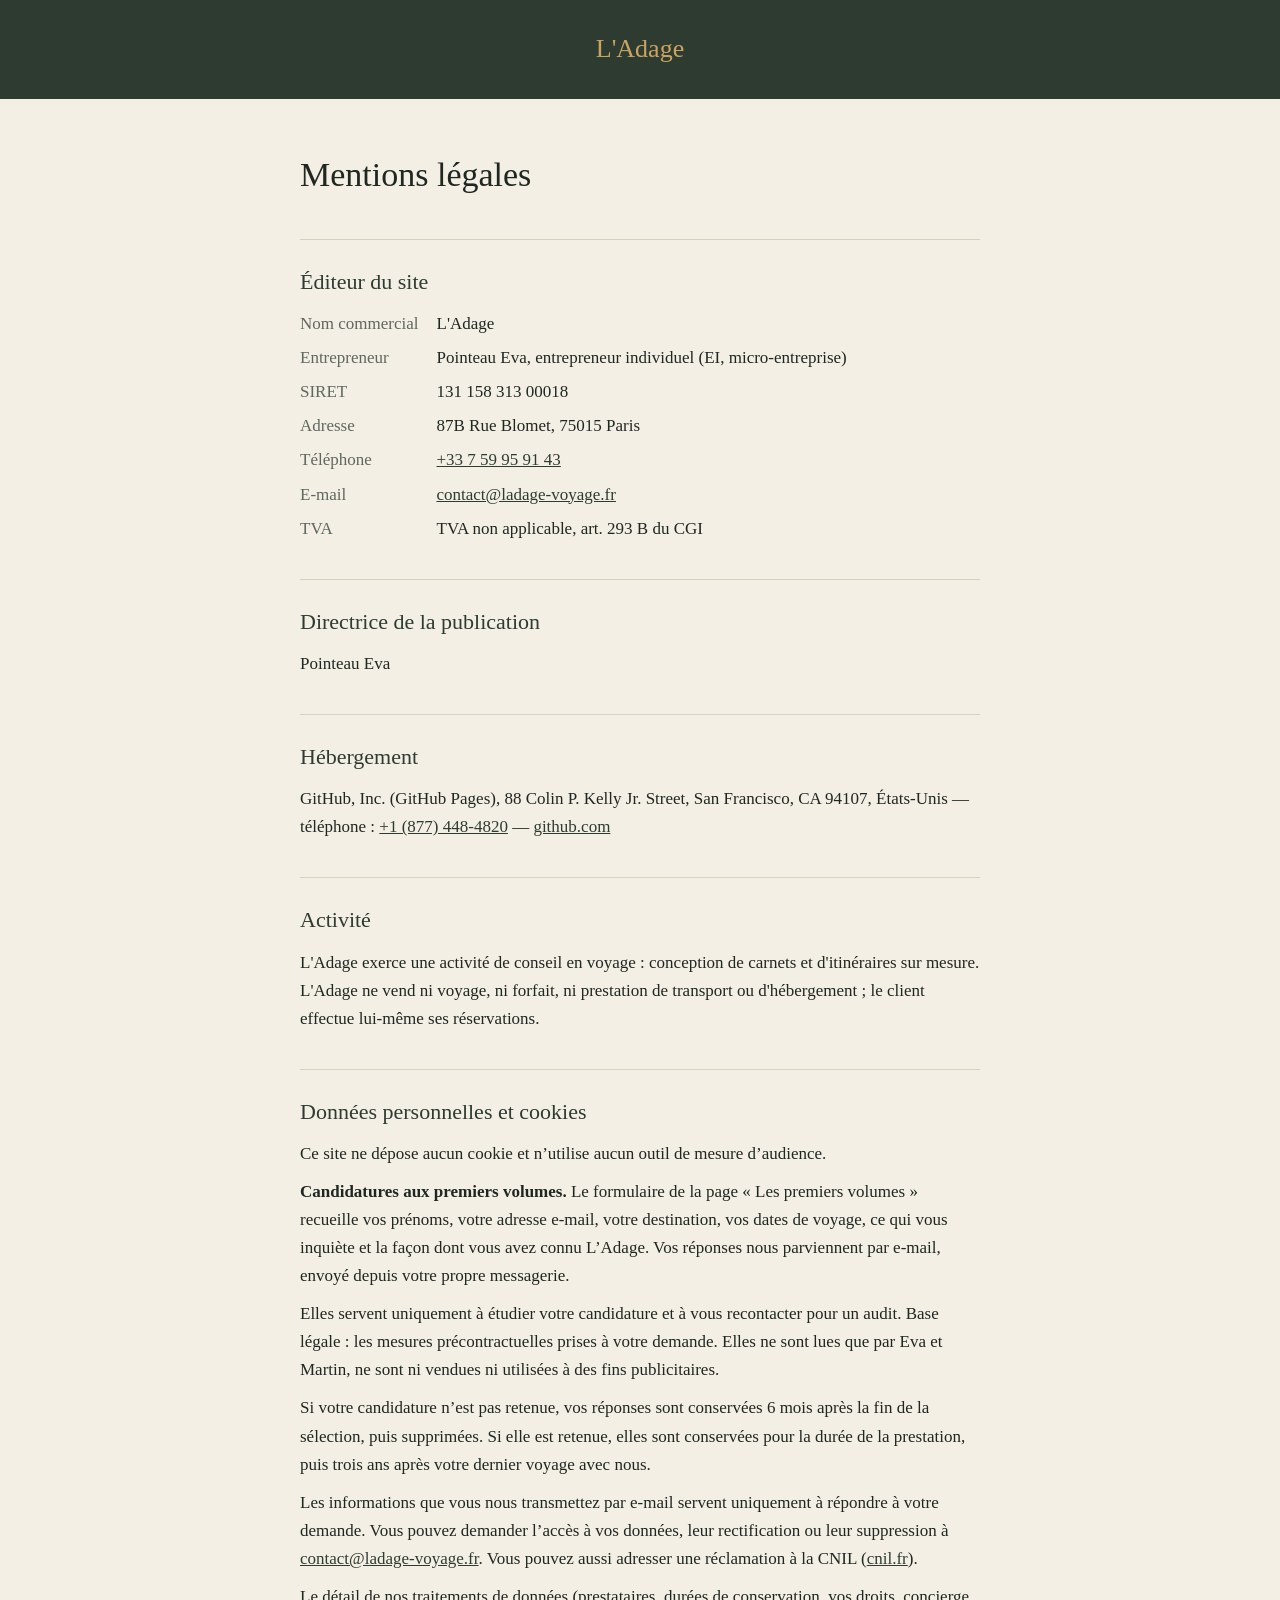
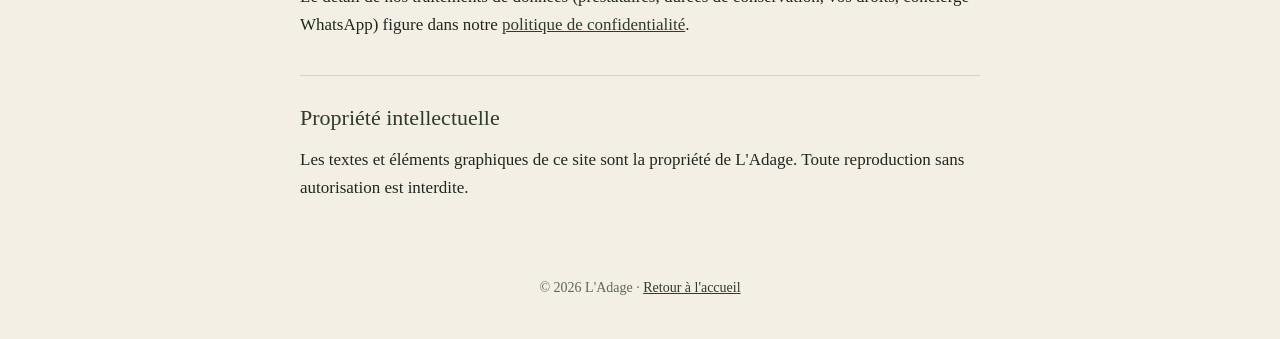
<file: mentions-legales.html>
<!doctype html>
<html lang="fr">
<head>
<meta charset="utf-8">
<meta name="viewport" content="width=device-width, initial-scale=1">
<title>Mentions légales — L'Adage</title>
<meta name="robots" content="noindex">
<link rel="icon" href="data:image/svg+xml,%3Csvg xmlns='http://www.w3.org/2000/svg' viewBox='0 0 64 64'%3E%3Crect width='64' height='64' fill='%232E3B31'/%3E%3Ctext x='32' y='44' font-family='Georgia,serif' font-size='36' text-anchor='middle' fill='%23C9A461'%3EA%3C/text%3E%3C/svg%3E">
<style>
:root{--vert:#2E3B31;--ivoire:#F4EFE4;--laiton:#A8823C;--laiton-clair:#C9A461;--encre:#1f2721;--doux:#5f675f;--filet:#d9d1bf;
--serif:"Iowan Old Style","Palatino Linotype",Palatino,"Book Antiqua",Georgia,serif}
*{box-sizing:border-box}
body{margin:0;background:var(--ivoire);color:var(--encre);font:17px/1.65 var(--serif)}
header{background:var(--vert);color:var(--ivoire);padding:28px 20px;text-align:center}
header a{color:var(--laiton-clair);text-decoration:none;font-size:26px}
.wrap{max-width:720px;margin:0 auto;padding:48px 20px 64px}
h1{font-weight:400;font-size:34px;margin:0 0 28px}
h2{font-weight:400;font-size:22px;margin:36px 0 10px;color:var(--vert);border-top:1px solid var(--filet);padding-top:24px}
p{margin:0 0 10px}
dl{margin:0;display:grid;grid-template-columns:max-content 1fr;gap:6px 18px}
dt{color:var(--doux)}
dd{margin:0}
a{color:var(--vert)}
footer{text-align:center;font-size:14px;color:var(--doux);padding:0 20px 40px}
@media (max-width:520px){dl{grid-template-columns:1fr}dt{margin-top:8px}}
</style>
</head>
<body>
<header><a href="./">L'Adage</a></header>
<main class="wrap">
  <h1>Mentions légales</h1>

  <h2>Éditeur du site</h2>
  <dl>
    <dt>Nom commercial</dt><dd>L'Adage</dd>
    <dt>Entrepreneur</dt><dd>Pointeau Eva, entrepreneur individuel (EI, micro-entreprise)</dd>
    <dt>SIRET</dt><dd>131 158 313 00018</dd>
    <dt>Adresse</dt><dd>87B Rue Blomet, 75015 Paris</dd>
    <dt>Téléphone</dt><dd><a href="tel:+33759959143">+33 7 59 95 91 43</a></dd>
    <dt>E-mail</dt><dd><a href="mailto:contact@ladage-voyage.fr">contact@ladage-voyage.fr</a></dd>
    <dt>TVA</dt><dd>TVA non applicable, art. 293 B du CGI</dd>
  </dl>

  <h2>Directrice de la publication</h2>
  <p>Pointeau Eva</p>

  <h2>Hébergement</h2>
  <p>GitHub, Inc. (GitHub Pages), 88 Colin P. Kelly Jr. Street, San Francisco, CA 94107, États-Unis — téléphone : <a href="tel:+18774484820">+1 (877) 448-4820</a> — <a href="https://github.com">github.com</a></p>

  <h2>Activité</h2>
  <p>L'Adage exerce une activité de conseil en voyage : conception de carnets et d'itinéraires sur mesure. L'Adage ne vend ni voyage, ni forfait, ni prestation de transport ou d'hébergement ; le client effectue lui-même ses réservations.</p>

  <h2 id="donnees">Données personnelles et cookies</h2>
  <p>Ce site ne dépose aucun cookie et n’utilise aucun outil de mesure d’audience.</p>
  <p><strong>Candidatures aux premiers volumes.</strong> Le formulaire de la page « Les premiers volumes » recueille vos prénoms, votre adresse e-mail, votre destination, vos dates de voyage, ce qui vous inquiète et la façon dont vous avez connu L’Adage. Vos réponses nous parviennent par e-mail, envoyé depuis votre propre messagerie.</p>
  <p>Elles servent uniquement à étudier votre candidature et à vous recontacter pour un audit. Base légale : les mesures précontractuelles prises à votre demande. Elles ne sont lues que par Eva et Martin, ne sont ni vendues ni utilisées à des fins publicitaires.</p>
  <p>Si votre candidature n’est pas retenue, vos réponses sont conservées 6 mois après la fin de la sélection, puis supprimées. Si elle est retenue, elles sont conservées pour la durée de la prestation, puis trois ans après votre dernier voyage avec nous.</p>
  <p>Les informations que vous nous transmettez par e-mail servent uniquement à répondre à votre demande. Vous pouvez demander l’accès à vos données, leur rectification ou leur suppression à <a href="mailto:contact@ladage-voyage.fr">contact@ladage-voyage.fr</a>. Vous pouvez aussi adresser une réclamation à la CNIL (<a href="https://www.cnil.fr">cnil.fr</a>).</p>
  <p>Le détail de nos traitements de données (prestataires, durées de conservation, vos droits, concierge WhatsApp) figure dans notre <a href="confidentialite.html">politique de confidentialité</a>.</p>

  <h2>Propriété intellectuelle</h2>
  <p>Les textes et éléments graphiques de ce site sont la propriété de L'Adage. Toute reproduction sans autorisation est interdite.</p>
</main>
<footer>© 2026 L'Adage · <a href="./">Retour à l'accueil</a></footer>
</body>
</html>
</file>
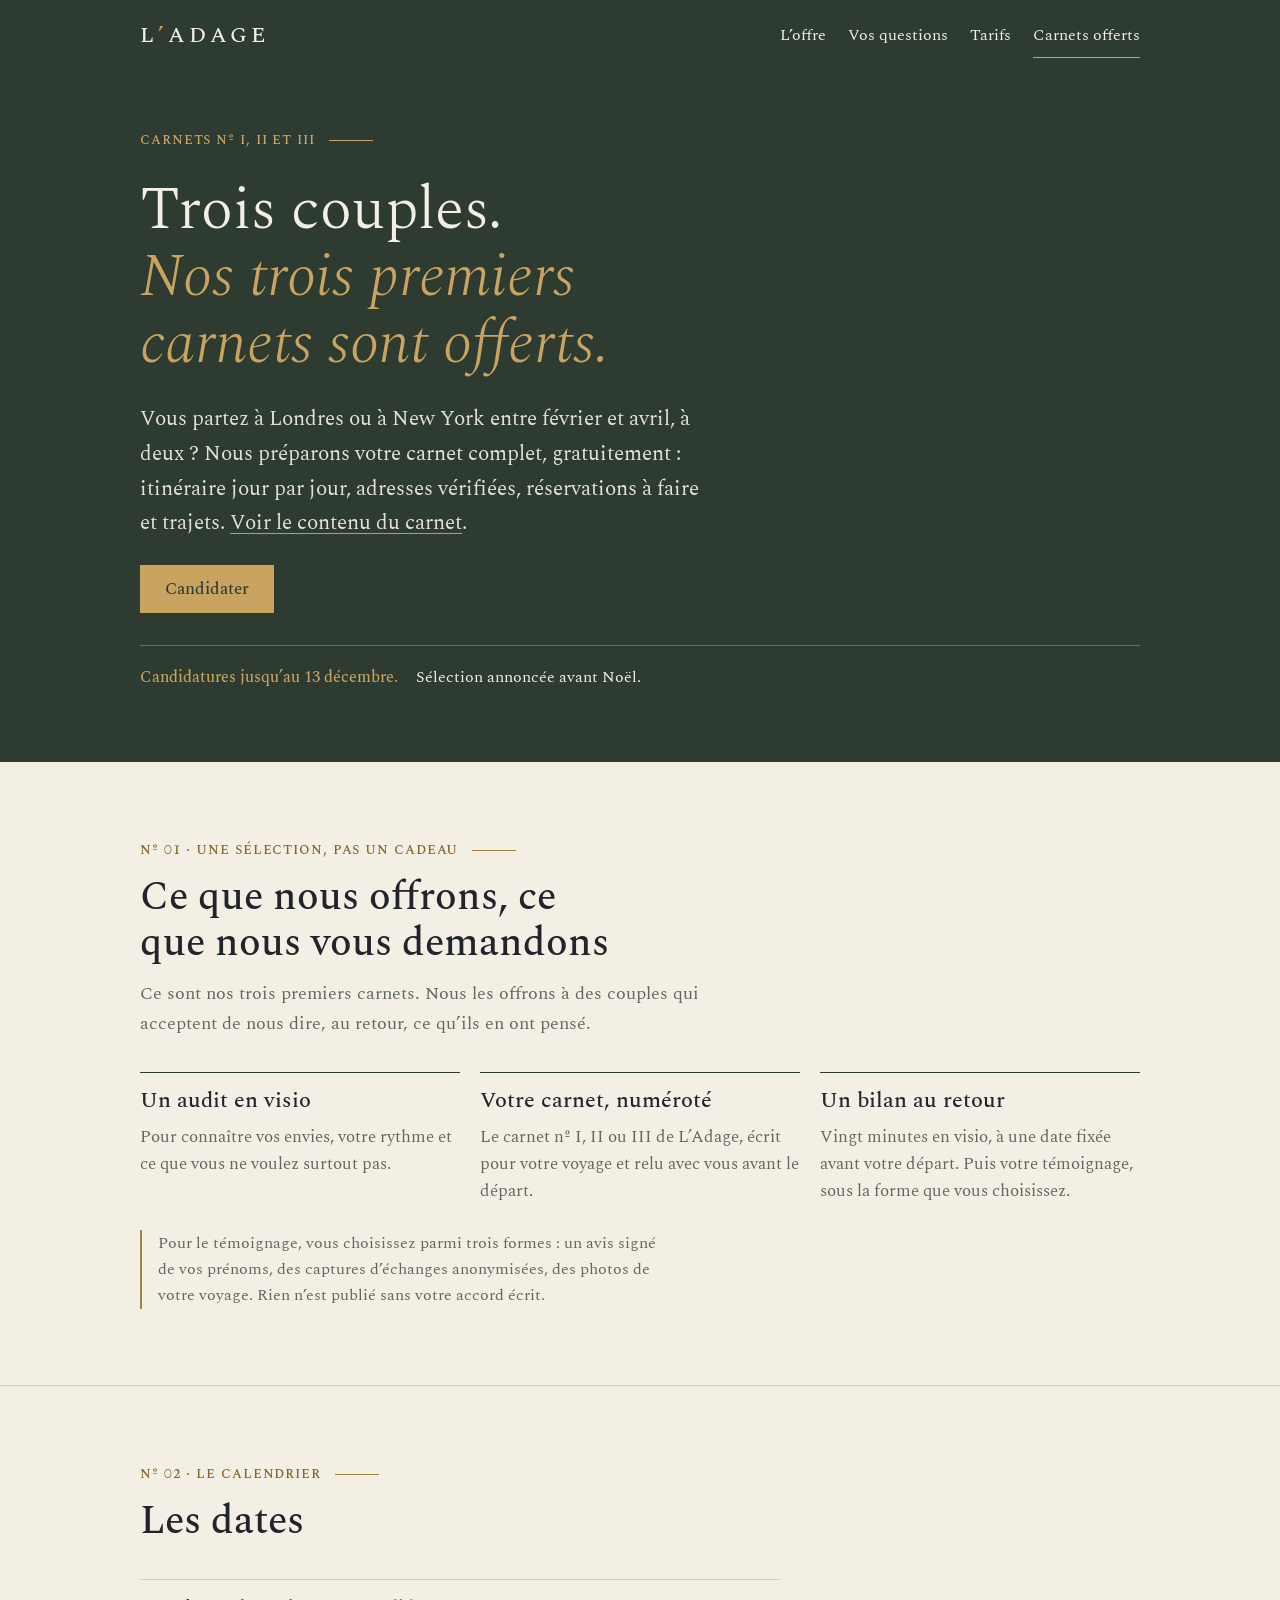
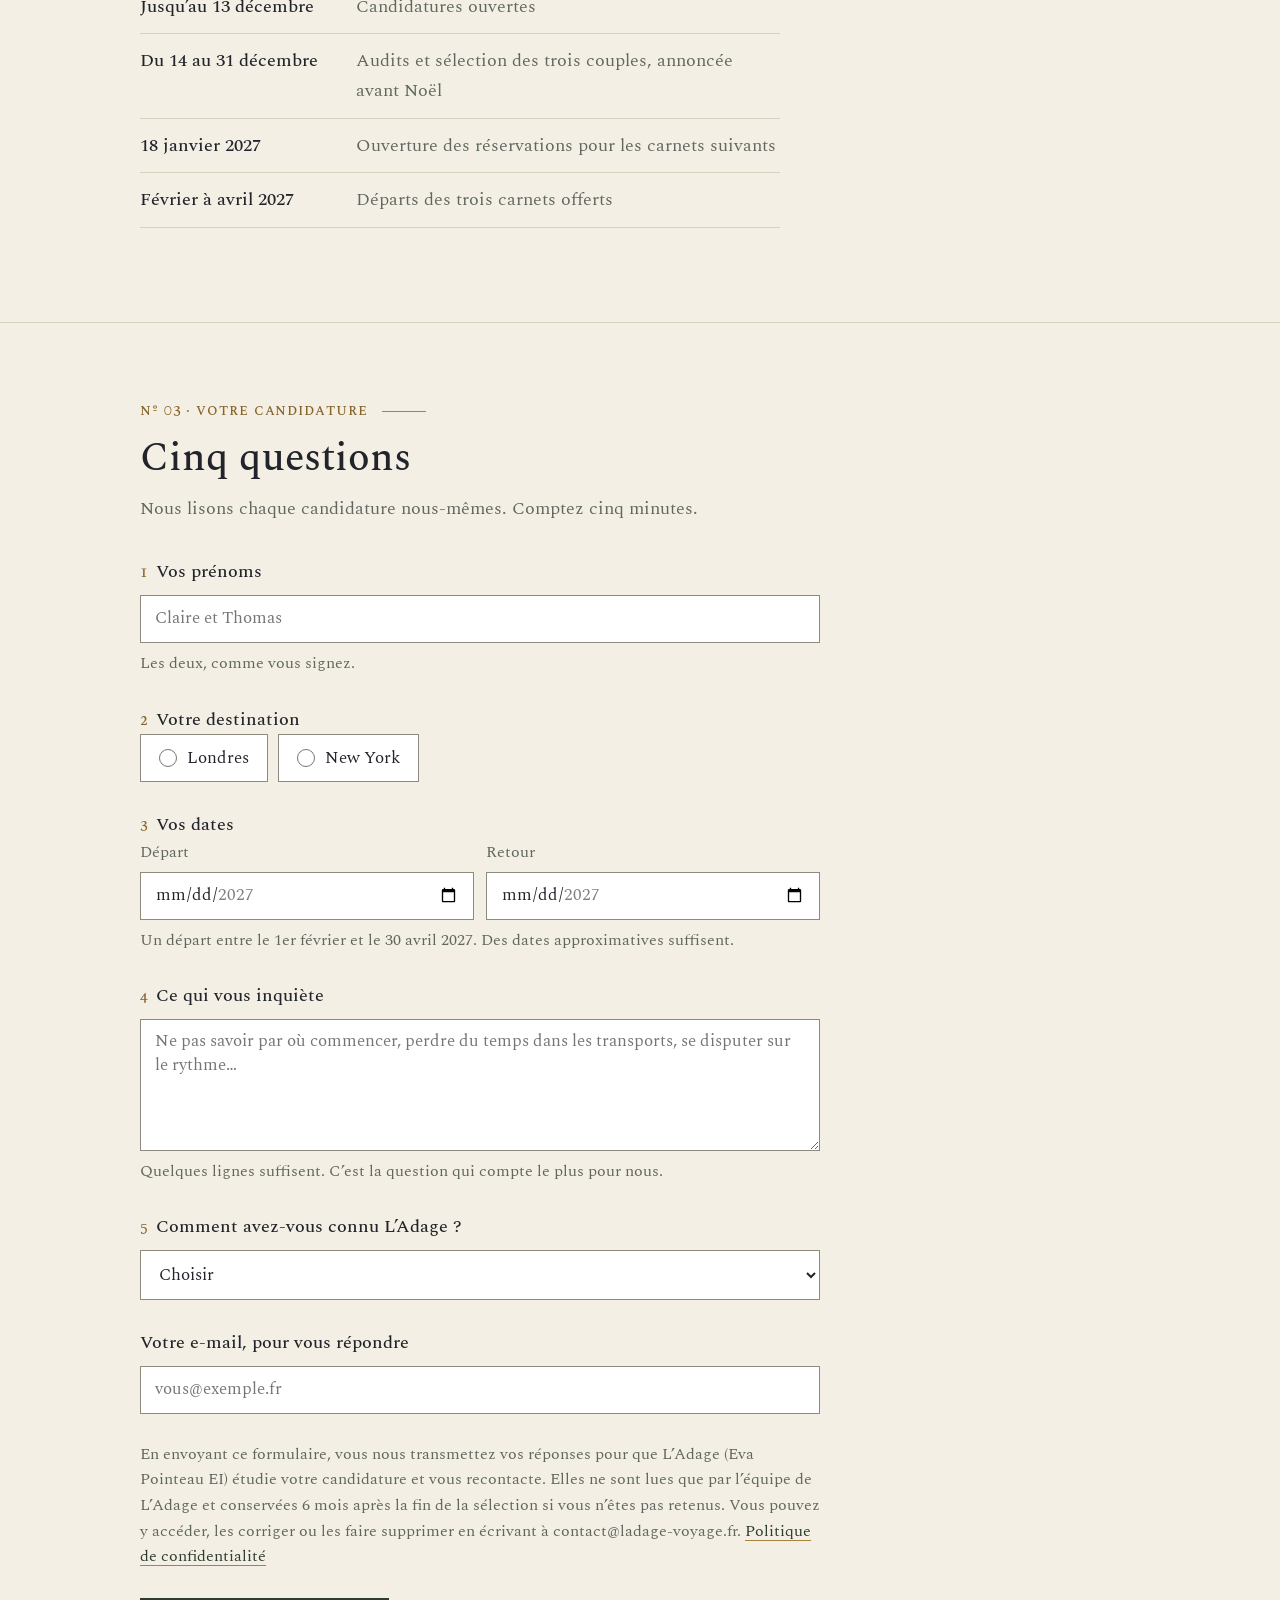
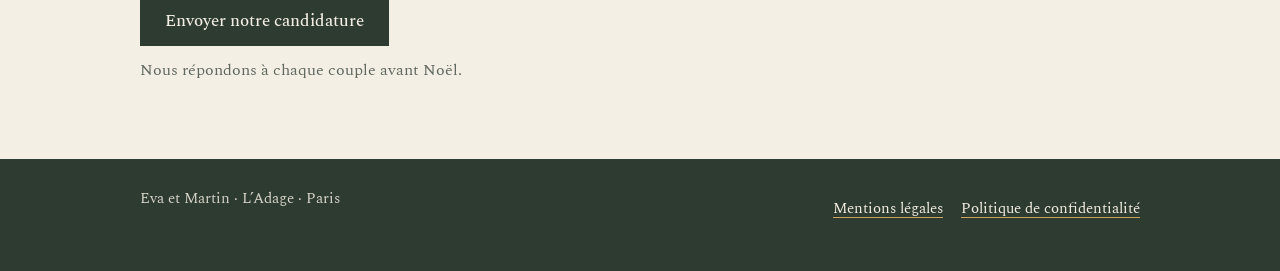
<file: premiers-volumes.html>
<!doctype html>
<html lang="fr">
<head>
<meta charset="utf-8">
<meta name="viewport" content="width=device-width, initial-scale=1, viewport-fit=cover">
<title>Trois carnets offerts · L’Adage</title>
<meta name="description" content="Trois couples. Les trois premiers carnets de L’Adage sont offerts, pour un départ à Londres ou New York entre février et avril 2027. Candidatures jusqu’au 13 décembre.">
<link rel="canonical" href="https://ladage-voyage.fr/premiers-volumes.html">
<meta property="og:type" content="website">
<meta property="og:locale" content="fr_FR">
<meta property="og:title" content="Trois couples. Les trois premiers carnets de L’Adage sont offerts.">
<meta property="og:description" content="Londres ou New York, entre février et avril, à deux. Candidatures jusqu’au 13 décembre.">
<meta property="og:url" content="https://ladage-voyage.fr/premiers-volumes.html">
<link rel="icon" href="data:image/svg+xml,%3Csvg xmlns='http://www.w3.org/2000/svg' viewBox='0 0 64 64'%3E%3Crect width='64' height='64' fill='%232E3B31'/%3E%3Ctext x='31' y='66' text-anchor='middle' font-family='Georgia,serif' font-weight='700' font-size='84' fill='%23C9A461'%3E%E2%80%99%3C/text%3E%3C/svg%3E">
<link rel="preload" href="fonts/spectral-400.woff2" as="font" type="font/woff2" crossorigin>
<link rel="stylesheet" href="style.css">
</head>
<body>
<a class="aller" href="#contenu">Aller au contenu</a>

<header class="vert entete">
  <div class="in">
    <a class="logo" href="index.html" aria-label="L’Adage, accueil">L<span class="ap">’</span>ADAGE</a>
    <nav class="nav" aria-label="Navigation principale">
      <a href="index.html#offre">L’offre</a>
      <a href="index.html#questions">Vos questions</a>
      <a href="index.html#tarifs">Tarifs</a>
      <a href="premiers-volumes.html" aria-current="page">Carnets offerts</a>
    </nav>
  </div>
</header>

<main id="contenu">
  <section class="vert ouverture" aria-labelledby="titre">
    <div class="in">
      <span class="no">carnets nº i, ii et iii</span>
      <h1 id="titre">Trois couples. <em>Nos trois premiers carnets sont offerts.</em></h1>
      <p class="chapo">Vous partez à Londres ou à New York entre février et avril, à deux ? Nous préparons votre carnet complet, gratuitement : itinéraire jour par jour, adresses vérifiées, réservations à faire et trajets. <a href="index.html#offre">Voir le contenu du carnet</a>.</p>
      <div class="btns"><a class="btn btn-p" href="#candidature">Candidater</a></div>
      <p class="bandeau"><b>Candidatures jusqu’au 13 décembre.</b> <span>Sélection annoncée avant Noël.</span></p>
    </div>
  </section>

  <section class="section" aria-labelledby="t-selection">
    <div class="in">
      <div class="tete">
        <span class="no">nº 01 · une sélection, pas un cadeau</span>
        <h2 id="t-selection">Ce que nous offrons, ce que nous vous demandons</h2>
        <p>Ce sont nos trois premiers carnets. Nous les offrons à des couples qui acceptent de nous dire, au retour, ce qu’ils en ont pensé.</p>
      </div>
      <div class="trois">
        <div><h3>Un audit en visio</h3><p>Pour connaître vos envies, votre rythme et ce que vous ne voulez surtout pas.</p></div>
        <div><h3>Votre carnet, numéroté</h3><p>Le carnet nº I, II ou III de L’Adage, écrit pour votre voyage et relu avec vous avant le départ.</p></div>
        <div><h3>Un bilan au retour</h3><p>Vingt minutes en visio, à une date fixée avant votre départ. Puis votre témoignage, sous la forme que vous choisissez.</p></div>
      </div>
      <p class="precision">Pour le témoignage, vous choisissez parmi trois formes : un avis signé de vos prénoms, des captures d’échanges anonymisées, des photos de votre voyage. Rien n’est publié sans votre accord écrit.</p>
    </div>
  </section>

  <section class="section" aria-labelledby="t-dates">
    <div class="in">
      <div class="tete"><span class="no">nº 02 · le calendrier</span><h2 id="t-dates">Les dates</h2></div>
      <dl class="dates">
        <div><dt>Jusqu’au 13 décembre</dt><dd>Candidatures ouvertes</dd></div>
        <div><dt>Du 14 au 31 décembre</dt><dd>Audits et sélection des trois couples, annoncée avant Noël</dd></div>
        <div><dt>18 janvier 2027</dt><dd>Ouverture des réservations pour les carnets suivants</dd></div>
        <div><dt>Février à avril 2027</dt><dd>Départs des trois carnets offerts</dd></div>
      </dl>
    </div>
  </section>

  <section class="section" id="candidature" aria-labelledby="t-form">
    <div class="in">
      <div class="tete">
        <span class="no">nº 03 · votre candidature</span>
        <h2 id="t-form">Cinq questions</h2>
        <p>Nous lisons chaque candidature nous-mêmes. Comptez cinq minutes.</p>
      </div>

      <div class="clos" id="clos" hidden>
        <h3>Les candidatures sont closes</h3>
        <p>Merci à tous les couples qui ont candidaté. Les réservations ouvrent le 18 janvier 2027 : écrivez-nous à <a href="mailto:contact@ladage-voyage.fr">contact@ladage-voyage.fr</a> pour être prévenus.</p>
      </div>

      <form class="form" id="form-candidature" novalidate data-endpoint="" data-cloture="2026-12-13T23:59:59+01:00">
        <div class="champ">
          <label for="prenoms"><span class="num">1</span>Vos prénoms</label>
          <input id="prenoms" name="prenoms" type="text" autocomplete="off" required aria-describedby="prenoms-aide prenoms-err" placeholder="Claire et Thomas">
          <span class="aide" id="prenoms-aide">Les deux, comme vous signez.</span>
          <span class="erreur" id="prenoms-err" aria-live="polite"></span>
        </div>

        <fieldset class="champ" aria-describedby="destination-err">
          <legend><span class="num">2</span>Votre destination</legend>
          <div class="choix">
            <label><input type="radio" name="destination" value="Londres" required> Londres</label>
            <label><input type="radio" name="destination" value="New York"> New York</label>
          </div>
          <span class="erreur" id="destination-err" aria-live="polite"></span>
        </fieldset>

        <fieldset class="champ" aria-describedby="dates-aide dates-err">
          <legend><span class="num">3</span>Vos dates</legend>
          <div class="duo">
            <label for="aller">Départ<input id="aller" name="aller" type="date" min="2027-02-01" max="2027-04-30" required></label>
            <label for="retour">Retour<input id="retour" name="retour" type="date" min="2027-02-01" max="2027-05-15" required></label>
          </div>
          <span class="aide" id="dates-aide">Un départ entre le 1er février et le 30 avril 2027. Des dates approximatives suffisent.</span>
          <span class="erreur" id="dates-err" aria-live="polite"></span>
        </fieldset>

        <div class="champ">
          <label for="inquiete"><span class="num">4</span>Ce qui vous inquiète</label>
          <textarea id="inquiete" name="inquiete" required aria-describedby="inquiete-aide inquiete-err" placeholder="Ne pas savoir par où commencer, perdre du temps dans les transports, se disputer sur le rythme…"></textarea>
          <span class="aide" id="inquiete-aide">Quelques lignes suffisent. C’est la question qui compte le plus pour nous.</span>
          <span class="erreur" id="inquiete-err" aria-live="polite"></span>
        </div>

        <div class="champ">
          <label for="source"><span class="num">5</span>Comment avez-vous connu L’Adage ?</label>
          <select id="source" name="source" required aria-describedby="source-err">
            <option value="">Choisir</option>
            <option>Le compte Instagram de L’Adage</option>
            <option>Un créateur ou une créatrice que nous suivons</option>
            <option>Le bouche-à-oreille</option>
            <option>Autrement</option>
          </select>
          <span class="erreur" id="source-err" aria-live="polite"></span>
          <div class="champ" id="source-precision-champ" hidden>
            <label for="source-precision" class="aide">Lequel, ou comment ?</label>
            <input id="source-precision" name="source_precision" type="text" autocomplete="off">
          </div>
        </div>

        <div class="champ">
          <label for="email">Votre e-mail, pour vous répondre</label>
          <input id="email" name="email" type="email" autocomplete="email" inputmode="email" required aria-describedby="email-err" placeholder="vous@exemple.fr">
          <span class="erreur" id="email-err" aria-live="polite"></span>
        </div>

        <div class="evite" aria-hidden="true"><label for="site-web">Ne pas remplir</label><input id="site-web" name="site_web" type="text" tabindex="-1" autocomplete="off"></div>

        <p class="aide">En envoyant ce formulaire, vous nous transmettez vos réponses pour que L’Adage (Eva Pointeau EI) étudie votre candidature et vous recontacte. Elles ne sont lues que par l’équipe de L’Adage et conservées 6 mois après la fin de la sélection si vous n’êtes pas retenus. Vous pouvez y accéder, les corriger ou les faire supprimer en écrivant à contact@ladage-voyage.fr. <a href="confidentialite.html">Politique de confidentialité</a></p>

        <div class="envoi">
          <button class="btn btn-p" type="submit" id="envoyer">Envoyer notre candidature</button>
          <span class="aide">Nous répondons à chaque couple avant Noël.</span>
        </div>
      </form>

      <div class="retour" id="merci" hidden tabindex="-1">
        <h3>Merci, c’est envoyé.</h3>
        <p>Nous lisons votre candidature et vous écrivons avant Noël. En attendant, vous pouvez nous suivre sur <a href="https://www.instagram.com/ladage.travel/">Instagram</a>.</p>
        <p class="aide">Eva et Martin</p>
      </div>
      <div class="retour" id="messagerie" hidden tabindex="-1">
        <h3>Votre messagerie s’ouvre avec vos réponses.</h3>
        <p>Il ne vous reste qu’à envoyer l’e-mail. Si rien ne s’est ouvert, copiez vos réponses ci-dessous et envoyez-les à <b>contact@ladage-voyage.fr</b>.</p>
        <label class="aide" for="copie">Vos réponses</label>
        <textarea id="copie" readonly></textarea>
        <div class="btns"><button class="btn btn-s" type="button" id="copier">Copier mes réponses</button><a class="btn btn-p" id="rouvrir" href="mailto:contact@ladage-voyage.fr">Rouvrir la messagerie</a></div>
      </div>
      <div class="retour ko" id="echec" hidden tabindex="-1">
        <h3>L’envoi n’a pas abouti.</h3>
        <p>Vos réponses sont toujours dans le formulaire. Réessayez dans un instant, ou écrivez-nous à <a href="mailto:contact@ladage-voyage.fr">contact@ladage-voyage.fr</a>.</p>
      </div>
    </div>
  </section>
</main>

<footer class="vert pied">
  <div class="in">
    <span>Eva et Martin · L’Adage · Paris</span>
    <nav aria-label="Informations légales"><a href="mentions-legales.html">Mentions légales</a><a href="confidentialite.html">Politique de confidentialité</a></nav>
  </div>
</footer>
<script src="form.js"></script>
</body>
</html>
</file>
<file: style.css>
/* L’Adage — feuille de style du site.
   Charte : vert profond et ivoire, laiton pour les ornements, bronze pour le petit texte doré,
   une seule famille (Spectral), sections numérotées « nº » suivies d’un filet. */

@font-face{font-family:"Spectral";src:url("fonts/spectral-300.woff2") format("woff2");font-weight:300;font-style:normal;font-display:swap}
@font-face{font-family:"Spectral";src:url("fonts/spectral-300i.woff2") format("woff2");font-weight:300;font-style:italic;font-display:swap}
@font-face{font-family:"Spectral";src:url("fonts/spectral-400.woff2") format("woff2");font-weight:400;font-style:normal;font-display:swap}
@font-face{font-family:"Spectral";src:url("fonts/spectral-400i.woff2") format("woff2");font-weight:400;font-style:italic;font-display:swap}
@font-face{font-family:"Spectral";src:url("fonts/spectral-500.woff2") format("woff2");font-weight:500;font-style:normal;font-display:swap}
@font-face{font-family:"Spectral";src:url("fonts/spectral-600.woff2") format("woff2");font-weight:600;font-style:normal;font-display:swap}
@font-face{font-family:"Spectral SC";src:url("fonts/spectral-sc-500.woff2") format("woff2");font-weight:500;font-style:normal;font-display:swap}

:root{
  --vert:#2E3B31; --vert-gris:#5F7361; --ivoire:#F4EFE4; --ivoire-clair:#F8F4EC;
  --laiton:#A8823C; --laiton-clair:#C9A461; --bronze:#86662A;
  --encre:#22242B; --gris-vert:#5F675F; --filet:#D9D1BF; --erreur:#9A3B2E;
  --serif:"Spectral","Iowan Old Style","Palatino Linotype",Palatino,Georgia,serif;
  --sc:"Spectral SC","Spectral",Georgia,serif;
  --large:1040px; --texte:66ch;
  color-scheme:light;
}
*{box-sizing:border-box}
[hidden]{display:none!important}
html{-webkit-text-size-adjust:100%;scroll-behavior:smooth}
@media (prefers-reduced-motion:reduce){html{scroll-behavior:auto}*{transition:none!important}}
body{margin:0;background:var(--ivoire);color:var(--encre);font:400 18px/1.65 var(--serif);-webkit-font-smoothing:antialiased}
img{max-width:100%;height:auto}
a{color:var(--vert);text-decoration-color:var(--laiton);text-underline-offset:4px;text-decoration-thickness:1px}
:focus-visible{outline:2px solid var(--bronze);outline-offset:3px}
.vert :focus-visible{outline-color:var(--laiton-clair)}
h1,h2,h3{font-weight:500;margin:0;text-wrap:balance}
h2{font-size:clamp(28px,4.4vw,40px);line-height:1.15}
h3{font-size:22px;line-height:1.3}
p{margin:0}
.sr{position:absolute;width:1px;height:1px;overflow:hidden;clip:rect(0 0 0 0);white-space:nowrap}
.evite{position:absolute;left:-9999px}
.in{max-width:var(--large);margin:0 auto;padding-left:max(20px,env(safe-area-inset-left,0px));padding-right:max(20px,env(safe-area-inset-right,0px))}
.vert{background:var(--vert);color:var(--ivoire)}
.vert a{color:var(--ivoire);text-decoration-color:var(--laiton-clair)}
.aller{position:absolute;left:12px;top:-60px;background:var(--ivoire);color:var(--vert);padding:10px 16px;z-index:50}
.aller:focus{top:12px}

/* Logo : mot-symbole en attendant les fichiers vectoriels de la planche */
.logo{font:500 22px/1 var(--serif);letter-spacing:.2em;text-decoration:none;color:inherit;white-space:nowrap;display:inline-flex;align-items:center;min-height:44px}
.logo .ap{color:var(--laiton-clair)}

/* En-tête */
.entete{padding-block:14px}
.entete .in{display:flex;align-items:center;justify-content:space-between;gap:12px 28px;flex-wrap:wrap}
.nav{display:flex;flex-wrap:wrap;gap:4px 22px;font-size:16px}
.nav a{text-decoration:none;min-height:44px;display:inline-flex;align-items:center;border-bottom:1px solid transparent}
.nav a:hover,.nav a[aria-current="page"]{border-bottom-color:var(--laiton-clair)}
@media (max-width:640px){.nav{width:100%;justify-content:space-between;gap:0 14px;font-size:15px}}

/* Numéro de section et filet */
.no{display:flex;align-items:center;gap:14px;font-family:var(--sc);font-weight:500;font-size:15px;letter-spacing:.06em;text-transform:lowercase;color:var(--bronze)}
.no::after{content:"";width:44px;height:1px;background:var(--laiton)}
.vert .no{color:var(--laiton-clair)}
.vert .no::after{background:var(--laiton-clair)}

/* Boutons */
.btns{display:flex;flex-wrap:wrap;gap:12px}
.btn{display:inline-flex;align-items:center;justify-content:center;gap:10px;min-height:48px;padding:0 24px;font:500 17px/1.2 var(--serif);text-decoration:none;border:1px solid transparent;cursor:pointer;transition:background-color .2s,color .2s,border-color .2s}
.btn-p{background:var(--vert);color:var(--ivoire)}
.btn-p:hover{background:var(--encre)}
.btn-s{border-color:var(--vert);color:var(--vert);background:transparent}
.btn-s:hover{background:var(--vert);color:var(--ivoire)}
.vert .btn-p{background:var(--laiton-clair);color:var(--vert)}
.vert .btn-p:hover{background:var(--ivoire)}
.vert .btn-s{border-color:var(--ivoire);color:var(--ivoire)}
.vert .btn-s:hover{background:var(--ivoire);color:var(--vert)}
.btn[disabled]{opacity:.6;cursor:progress}

/* Ouverture de page */
.ouverture{padding-block:56px 72px}
.ouverture .in{display:grid;gap:24px}
.ouverture h1{font-weight:300;font-size:clamp(34px,6vw,60px);line-height:1.12;max-width:20ch}
.ouverture h1 em{font-style:italic;color:var(--laiton-clair)}
.ouverture .chapo{font-size:clamp(18px,2.2vw,21px);max-width:52ch;opacity:.92}
.ouverture .signe{color:var(--laiton-clair);font-size:16px}
.bandeau{display:flex;flex-wrap:wrap;align-items:center;gap:8px 18px;border-top:1px solid rgba(201,164,97,.5);padding-top:18px;margin-top:8px;font-size:16px}
.bandeau b{font-weight:500;color:var(--laiton-clair)}

/* Sections */
.section{padding-block:76px;border-bottom:1px solid var(--filet)}
.section:last-of-type{border-bottom:0}
.tete{display:grid;gap:12px;margin-bottom:34px;max-width:var(--texte)}
.tete p{color:var(--gris-vert)}
.prose{max-width:var(--texte);display:grid;gap:16px}

/* Tri à froid */
.citation{margin:0;font-size:clamp(24px,3.4vw,34px);font-weight:300;font-style:italic;line-height:1.35;max-width:30ch}
.citation+.prose{margin-top:28px}

/* Méthode : avant, pendant, après */
.temps{display:grid;grid-template-columns:repeat(3,minmax(0,1fr));gap:1px;background:var(--filet);border:1px solid var(--filet)}
.temps>div{background:var(--ivoire-clair);padding:28px 26px;display:grid;gap:10px;align-content:start}
.temps .quand{font-family:var(--sc);font-weight:500;letter-spacing:.06em;text-transform:lowercase;color:var(--bronze);font-size:15px}
.temps p{color:var(--gris-vert);font-size:16.5px}
@media (max-width:760px){.temps{grid-template-columns:1fr}}

/* Villes */
.villes{display:grid;grid-template-columns:repeat(2,minmax(0,1fr));gap:20px}
.ville{border:1px solid var(--filet);background:var(--ivoire-clair);padding:28px 26px;display:grid;gap:10px}
.ville h3{font-size:30px;font-weight:400}
.ville p{color:var(--gris-vert);font-size:16.5px}
@media (max-width:640px){.villes{grid-template-columns:1fr}}

/* À deux voix */
.voix{display:grid;grid-template-columns:repeat(2,minmax(0,1fr));gap:1px;background:var(--filet);border:1px solid var(--filet)}
.voix figure{margin:0;background:var(--ivoire-clair);padding:28px 26px;display:grid;gap:10px;align-content:start}
.voix blockquote{margin:0;font-size:21px;line-height:1.45}
.voix figcaption{font-family:var(--sc);font-weight:500;font-size:15px;letter-spacing:.06em;text-transform:lowercase;color:var(--bronze)}
.voix .note{grid-column:1/-1;background:var(--ivoire);padding:16px 26px;color:var(--gris-vert);font-size:16px}
@media (max-width:640px){.voix{grid-template-columns:1fr}}

/* Étapes */
.etapes{list-style:none;margin:0;padding:0;display:grid;border-top:1px solid var(--filet);counter-reset:e}
.etapes li{display:grid;grid-template-columns:56px minmax(0,1fr);gap:16px;padding:20px 0;border-bottom:1px solid var(--filet);counter-increment:e}
.etapes li::before{content:counter(e,upper-roman);color:var(--laiton);font-size:24px;line-height:1.2}
.etapes b{font-weight:600;display:block}
.etapes span{color:var(--gris-vert);font-size:16.5px}
.precision{margin-top:24px;color:var(--gris-vert);font-size:16px;border-left:2px solid var(--laiton);padding-left:16px;max-width:var(--texte)}

/* Appel */
.appel{padding-block:72px}
.appel .in{display:grid;gap:20px;justify-items:start}
.appel h2{max-width:22ch}
.appel p{max-width:52ch;opacity:.92}

/* Pied de page */
.pied{padding-block:28px 40px;font-size:15px;color:rgba(244,239,228,.85)}
.pied .in{display:flex;flex-wrap:wrap;justify-content:space-between;gap:10px 24px}
.pied nav{display:flex;flex-wrap:wrap;gap:0 18px}
.pied a{min-height:44px;display:inline-flex;align-items:center}

/* Page Les premiers volumes */
.trois{display:grid;grid-template-columns:repeat(3,minmax(0,1fr));gap:20px}
.trois>div{border-top:1px solid var(--vert);padding-top:14px;display:grid;gap:8px;align-content:start}
.trois p{color:var(--gris-vert);font-size:16.5px}
@media (max-width:760px){.trois{grid-template-columns:1fr}}
.dates{display:grid;border-top:1px solid var(--filet);max-width:640px}
.dates>div{display:grid;grid-template-columns:200px minmax(0,1fr);gap:16px;padding:12px 0;border-bottom:1px solid var(--filet)}
.dates dt{font-weight:500;font-variant-numeric:tabular-nums}
.dates dd{margin:0;color:var(--gris-vert)}
@media (max-width:520px){.dates>div{grid-template-columns:1fr;gap:2px}}

/* Formulaire */
.form{display:grid;gap:28px;max-width:680px}
.champ{display:grid;gap:8px}
.champ>label,.champ>legend,.champ .label{font-weight:500;font-size:18px;padding:0}
.champ .num{font-family:var(--sc);font-size:15px;color:var(--bronze);margin-right:8px}
.aide{color:var(--gris-vert);font-size:15.5px}
fieldset.champ{border:0;margin:0;padding:0;min-width:0}
input[type=text],input[type=email],input[type=date],select,textarea{width:100%;min-height:48px;padding:10px 14px;font:400 17px/1.4 var(--serif);color:var(--encre);background:#fff;border:1px solid #8F8A7E;border-radius:0;transition:border-color .2s}
textarea{min-height:132px;resize:vertical}
input:hover,select:hover,textarea:hover{border-color:var(--vert)}
input:focus-visible,select:focus-visible,textarea:focus-visible{outline:2px solid var(--bronze);outline-offset:1px;border-color:var(--vert)}
.choix{display:flex;flex-wrap:wrap;gap:10px}
.choix label{display:inline-flex;align-items:center;gap:10px;min-height:48px;padding:0 18px;border:1px solid #8F8A7E;background:#fff;cursor:pointer;font-size:17px}
.choix input{width:18px;height:18px;accent-color:var(--vert);margin:0}
.choix label:has(input:checked){border-color:var(--vert);background:var(--ivoire-clair);box-shadow:inset 0 0 0 1px var(--vert)}
.duo{display:grid;grid-template-columns:repeat(2,minmax(0,1fr));gap:12px}
.duo label{font-size:15.5px;color:var(--gris-vert);display:grid;gap:6px}
@media (max-width:520px){.duo{grid-template-columns:1fr}}
.case{display:grid;grid-template-columns:22px minmax(0,1fr);gap:12px;align-items:start;font-size:16px}
.case input{width:20px;height:20px;margin:3px 0 0;accent-color:var(--vert)}
.erreur{color:var(--erreur);font-size:15.5px}
.erreur:empty{display:none}
[aria-invalid="true"]{border-color:var(--erreur)!important;box-shadow:inset 0 0 0 1px var(--erreur)}
.envoi{display:grid;gap:12px;justify-items:start}
.retour{padding:22px 24px;border:1px solid var(--vert);background:var(--ivoire-clair);display:grid;gap:8px;max-width:680px}
.retour.ko{border-color:var(--erreur)}
.retour h3{font-size:22px}
.clos{padding:22px 24px;border:1px solid var(--filet);background:var(--ivoire-clair);max-width:680px;display:grid;gap:8px}

/* Accueil centré sur l’offre */
.atouts{list-style:none;margin:4px 0 0;padding:0;display:flex;flex-wrap:wrap;gap:8px 24px;font-size:16px}
.atouts li{display:flex;align-items:center;gap:8px}
.atouts li::before{content:"";width:6px;height:6px;border-radius:50%;background:var(--laiton-clair)}
.inclus{list-style:none;margin:0;padding:0;display:grid;grid-template-columns:repeat(2,minmax(0,1fr));gap:1px;background:var(--filet);border:1px solid var(--filet)}
.inclus li{background:var(--ivoire-clair);padding:22px 24px;display:grid;grid-template-columns:24px minmax(0,1fr);gap:14px;align-items:start}
.inclus svg{width:24px;height:24px;color:var(--vert);margin-top:3px}
.inclus b{font-weight:600;display:block}
.inclus span{color:var(--gris-vert);font-size:16.5px}
@media (max-width:700px){.inclus{grid-template-columns:1fr}}
.offre{display:grid;grid-template-columns:minmax(0,260px) minmax(0,1fr);gap:20px 40px;align-items:start;border:1px solid var(--vert);background:var(--ivoire-clair);padding:32px 30px}
.offre .btn{grid-column:2;justify-self:start}
.prix{display:grid;gap:4px}
.montant{font-size:20px;color:var(--gris-vert)}
.montant b{display:block;font-size:52px;line-height:1.05;font-weight:500;color:var(--vert)}
.liste{margin:0;padding-left:20px;display:grid;gap:8px}
@media (max-width:700px){.offre{grid-template-columns:1fr}.offre .btn{grid-column:1}}
.faq{display:grid;border-top:1px solid var(--filet);max-width:780px}
.faq details{border-bottom:1px solid var(--filet)}
.faq summary{cursor:pointer;list-style:none;display:flex;justify-content:space-between;align-items:center;gap:16px;min-height:56px;padding:12px 0;font-weight:500;font-size:19px}
.faq summary::-webkit-details-marker{display:none}
.faq summary::after{content:"+";font-size:26px;color:var(--laiton);line-height:1;transition:transform .2s}
.faq details[open] summary::after{transform:rotate(45deg)}
.faq details p{padding:0 0 18px;color:var(--gris-vert);max-width:var(--texte)}


/* Proposition de valeur */
.valeur{border-left:2px solid var(--laiton);padding:4px 0 4px 24px;max-width:72ch;display:grid;gap:14px}
.valeur p{font-size:clamp(19px,2.2vw,22px);line-height:1.5}
.valeur p.aide{font-size:16px}

/* Situations et dimensions du job */
.cartes{display:grid;grid-template-columns:repeat(3,minmax(0,1fr));gap:20px}
.carte{border:1px solid var(--filet);background:var(--ivoire-clair);padding:24px;display:grid;gap:10px;align-content:start}
.carte .eti{font-family:var(--sc);font-weight:500;font-size:15px;letter-spacing:.06em;text-transform:lowercase;color:var(--bronze)}
.carte p{color:var(--gris-vert);font-size:16.5px}
.cartes.deux{grid-template-columns:repeat(2,minmax(0,1fr))}
@media (max-width:760px){.cartes,.cartes.deux{grid-template-columns:1fr}}

/* Comparatif */
.tableau{overflow-x:auto;border:1px solid var(--filet);background:var(--ivoire-clair)}
.tableau table{border-collapse:collapse;width:100%;min-width:720px;font-size:16px}
.tableau th,.tableau td{text-align:left;padding:14px 16px;border-bottom:1px solid var(--filet);vertical-align:top}
.tableau thead th{font-family:var(--sc);font-weight:500;font-size:15px;letter-spacing:.06em;text-transform:lowercase;color:var(--gris-vert)}
.tableau tbody th{font-weight:600}
.tableau tr:last-child td,.tableau tr:last-child th{border-bottom:0}
.tableau .nous{background:var(--vert);color:var(--ivoire)}
.tableau thead .nous{color:var(--laiton-clair)}

/* Objections */
.objections{display:grid;gap:1px;background:var(--filet);border:1px solid var(--filet)}
.objections>div{background:var(--ivoire-clair);display:grid;grid-template-columns:minmax(0,1fr) minmax(0,1.6fr);gap:12px 32px;padding:24px}
.objections h3{font-size:20px;font-style:italic;font-weight:400}
.objections p{color:var(--encre);font-size:16.5px}
.objections p+p{margin-top:8px}
@media (max-width:760px){.objections>div{grid-template-columns:1fr}}

/* Tarifs */
.formules{display:grid;grid-template-columns:repeat(3,minmax(0,1fr));gap:20px;align-items:stretch}
.formule{border:1px solid var(--filet);background:var(--ivoire-clair);padding:26px 24px;display:grid;gap:16px;align-content:start}
.formule.phare{background:var(--vert);color:var(--ivoire);border-color:var(--vert)}
.formule .eti{font-family:var(--sc);font-weight:500;font-size:15px;letter-spacing:.06em;text-transform:lowercase;color:var(--bronze)}
.formule.phare .eti{color:var(--laiton-clair)}
.formule h3{font-size:26px;font-weight:500}
.formule .resume{font-size:16px;color:var(--gris-vert)}
.formule.phare .resume{color:var(--ivoire);opacity:.9}
.formule dl{margin:0;display:grid;border-top:1px solid var(--filet)}
.formule.phare dl{border-top-color:rgba(201,164,97,.5)}
.formule dl>div{display:flex;justify-content:space-between;align-items:baseline;gap:12px;padding:9px 0;border-bottom:1px solid var(--filet)}
.formule.phare dl>div{border-bottom-color:rgba(201,164,97,.3)}
.formule dt{font-size:15.5px}
.formule dd{margin:0;font-size:22px;font-weight:500;font-variant-numeric:tabular-nums;white-space:nowrap}
.formule ul{margin:0;padding-left:20px;display:grid;gap:6px;font-size:16px}
@media (max-width:860px){.formules{grid-template-columns:1fr}}
.autour{margin-top:20px;display:grid;grid-template-columns:repeat(3,minmax(0,1fr));gap:20px}
.autour>div{border-top:1px solid var(--vert);padding-top:12px;display:grid;gap:4px}
.autour p{color:var(--gris-vert);font-size:16px}
@media (max-width:760px){.autour{grid-template-columns:1fr}}
.mention{margin-top:18px;color:var(--gris-vert);font-size:15px;max-width:var(--texte)}
</file>
